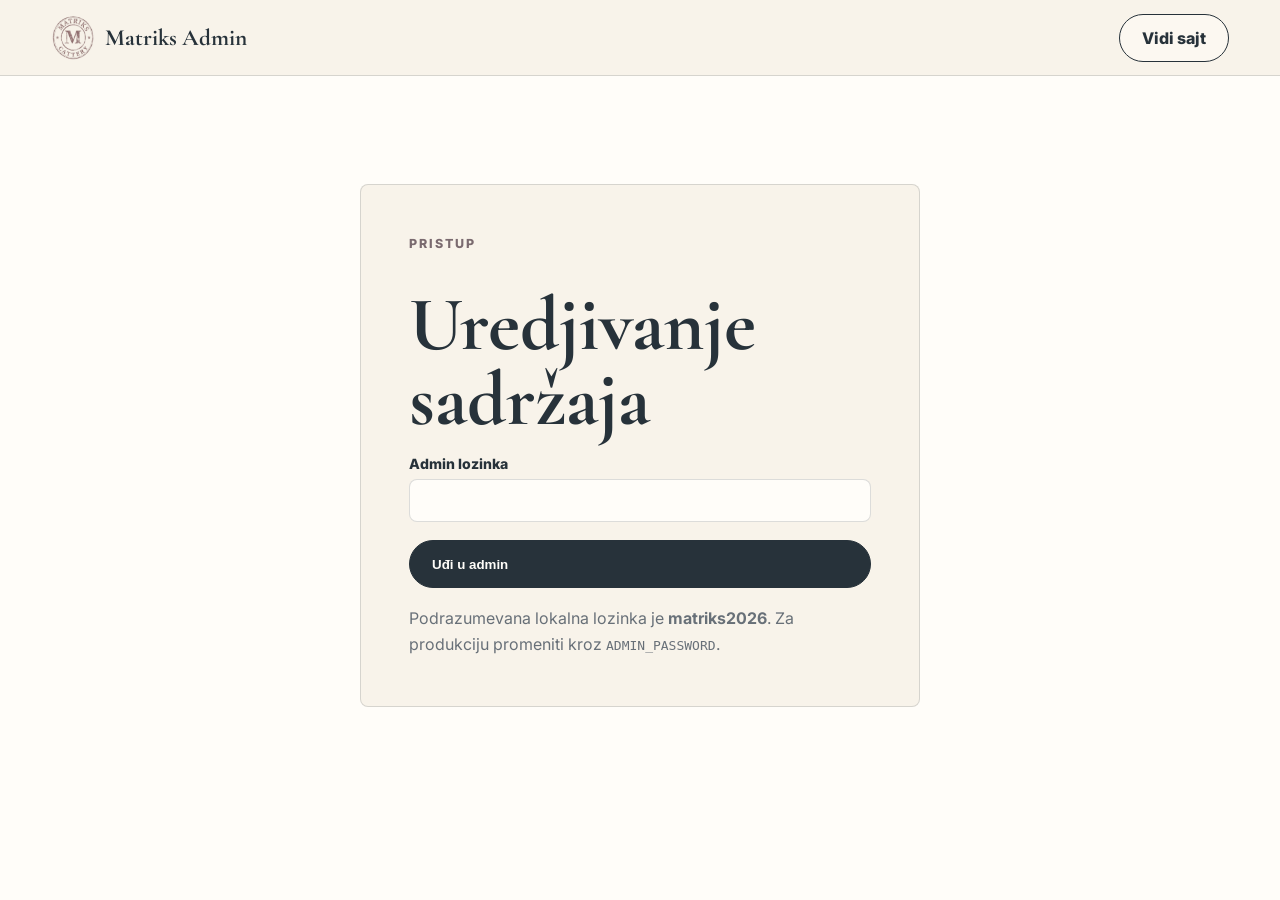
<file: admin.html>
<!doctype html>
<html lang="sr">
  <head>
    <meta charset="UTF-8" />
    <meta name="viewport" content="width=device-width, initial-scale=1.0" />
    <title>Matriks Cattery Admin</title>
    <meta name="robots" content="noindex,nofollow,noarchive" />
    <link rel="preconnect" href="https://fonts.googleapis.com" />
    <link rel="preconnect" href="https://fonts.gstatic.com" crossorigin />
    <link
      href="https://fonts.googleapis.com/css2?family=Cormorant+Garamond:wght@600;700&family=Inter:wght@400;500;600;700&display=swap"
      rel="stylesheet"
    />
    <link rel="stylesheet" href="styles.css?v=responsive-20260905" />
    <link rel="stylesheet" href="admin.css?v=home-news-ticker-1" />
  </head>
  <body class="admin-page">
    <header class="admin-header">
      <a class="brand" href="/">
        <img src="img/logo.jpg" alt="" />
        <span>Matriks Admin</span>
      </a>
      <a class="button ghost" href="/">Vidi sajt</a>
    </header>

    <main class="admin-shell">
      <section class="login-panel" id="loginPanel">
        <p class="kicker">Pristup</p>
        <h1>Uredjivanje sadržaja</h1>
        <label>
          Admin lozinka
          <input id="passwordInput" type="password" autocomplete="current-password" />
        </label>
        <button class="button primary" id="loginButton" type="button">Uđi u admin</button>
        <p class="help-text">Podrazumevana lokalna lozinka je <strong>matriks2026</strong>. Za produkciju promeniti kroz <code>ADMIN_PASSWORD</code>.</p>
      </section>

      <section class="admin-app hidden" id="adminApp">
        <nav class="admin-tabs" aria-label="Admin sekcije">
          <button class="active" type="button" data-tab="animals">Mačke i mačići</button>
          <button type="button" data-tab="posts">Blog</button>
          <button type="button" data-tab="news">Novosti</button>
        </nav>
        <div class="admin-toolbar">
          <button class="button ghost" id="translateAllButton" type="button">Prevedi sav sadržaj</button>
          <p id="translateStatus" class="help-text"></p>
        </div>

        <section class="admin-grid" id="animalsTab">
          <form class="admin-form" id="animalForm">
            <h2 id="animalFormTitle">Nova mačka</h2>
            <input type="hidden" name="id" />
            <label>Tip
              <select name="type">
                <option value="cat">Naše mačke</option>
                <option value="kitten">Naši mačići</option>
              </select>
            </label>
            <label>Ime
              <input name="name" required />
            </label>
            <label>Kratka oznaka
              <input name="label" placeholder="Mužjak, ženka, leglo..." />
            </label>
            <label>Status
              <input name="status" placeholder="Dostupno, rezervisano, champion..." />
            </label>
            <label>Glavna slika
              <input name="image" placeholder="img/slika.jpg ili uploads/slika.jpg" />
            </label>
            <label>Galerija
              <textarea name="gallery" rows="4" placeholder="Jedna putanja po redu"></textarea>
            </label>
            <label>Opis
              <textarea name="text" rows="5"></textarea>
            </label>
            <label>Osnovne informacije
              <textarea name="facts" rows="4" placeholder="Boja: Blue golden&#10;Karakter: Mirna"></textarea>
            </label>
            <div class="form-actions">
              <button class="button primary" type="submit">Sačuvaj</button>
              <button class="button ghost" type="button" id="resetAnimal">Novo</button>
            </div>
          </form>

          <div>
            <div class="upload-box">
              <label>Upload slike/video
                <input id="animalUpload" type="file" accept="image/*,video/*" />
              </label>
              <p id="animalUploadResult"></p>
            </div>
            <div class="admin-list" id="animalList"></div>
          </div>
        </section>

        <section class="admin-grid hidden" id="postsTab">
          <form class="admin-form" id="postForm">
            <h2 id="postFormTitle">Novi blog post</h2>
            <input type="hidden" name="id" />
            <label>Naslov
              <input name="title" required />
            </label>
            <label>Kategorija
              <input name="category" placeholder="Izložbe, Novosti, Dnevnik..." />
            </label>
            <label>Naslovna slika/video za karticu (opciono)
              <input name="image" placeholder="Automatski se popuni prvim dodatim medijem" />
            </label>
            <input type="hidden" name="media" />
            <input type="hidden" name="text" />
            <input type="hidden" name="blocks" />
            <div class="block-manager">
              <div class="media-manager-head">
                <span>Sadržaj objave</span>
                <div class="block-actions">
                  <button class="button ghost" type="button" id="addPostTextBlock">Dodaj tekst</button>
                  <button class="button ghost" type="button" id="addPostMediaBlock">Dodaj slike/video</button>
                </div>
              </div>
              <input class="hidden" id="postMediaUpload" type="file" accept="image/*,video/*" />
              <div class="post-block-list" id="postBlockList"></div>
              <p class="help-text" id="postMediaStatus">Objava može imati samo tekst, samo media, ili redosled tekst - slike/video - tekst - slike/video.</p>
            </div>
            <div class="form-actions">
              <button class="button primary" type="submit">Sačuvaj</button>
              <button class="button ghost" type="button" id="resetPost">Novo</button>
            </div>
          </form>

          <div>
            <div class="admin-list" id="postList"></div>
          </div>
        </section>

        <section class="admin-grid hidden" id="newsTab">
          <form class="admin-form" id="newsForm">
            <h2 id="newsFormTitle">Nova novost</h2>
            <input type="hidden" name="id" />
            <label>Tekst za pokretnu traku
              <input name="text" required placeholder="Npr. Stigli su novi mačići" />
            </label>
            <label>Link kada se klikne (opciono)
              <input name="link" placeholder="macici.html ili blog.html" />
            </label>
            <label>Redosled
              <input name="sort_order" type="number" value="0" />
            </label>
            <label class="checkbox-label">
              <input name="is_active" type="checkbox" checked />
              Prikaži na početnoj strani
            </label>
            <div class="form-actions">
              <button class="button primary" type="submit">Sačuvaj</button>
              <button class="button ghost" type="button" id="resetNews">Novo</button>
            </div>
          </form>

          <div>
            <div class="admin-list" id="newsList"></div>
          </div>
        </section>
      </section>
    </main>

    <script src="admin.js?v=home-news-ticker-1"></script>
  </body>
</html>
</file>
<file: styles.css>
:root {
  --pink: #efc4c8;
  --blue: #98cbd5;
  --cream: #f8f3ea;
  --taupe: #e8ddd5;
  --coffee: #6f5c4d;
  --mink: #b8aa9b;
  --panel: #b9aa9a;
  --ink: #27323a;
  --muted: #687078;
  --paper: #fffdf9;
  --white: #ffffff;
  --line: rgba(39, 50, 58, 0.16);
  --shadow: 0 22px 70px rgba(39, 50, 58, 0.13);
  --glass: rgba(255, 253, 249, 0.46);
}

* {
  box-sizing: border-box;
}

html {
  scroll-behavior: smooth;
}

body {
  margin: 0;
  color: var(--ink);
  background: #f4f0e8;
  font-family: "Inter", Arial, sans-serif;
}

img {
  display: block;
  max-width: 100%;
}

a {
  color: inherit;
}

.intro {
  position: fixed;
  inset: 0;
  z-index: 30;
  display: grid;
  place-items: center;
  gap: 18px;
  align-content: center;
  background: var(--paper);
  animation: introExit 1.15s ease 1.35s forwards;
}

.intro.is-hidden {
  display: none;
}

.intro img {
  width: min(210px, 42vw);
  border-radius: 50%;
  mix-blend-mode: multiply;
  animation: introMark 1.5s ease forwards;
}

.intro span {
  font-family: "Cormorant Garamond", Georgia, serif;
  font-size: clamp(2.1rem, 6vw, 5.2rem);
  font-weight: 700;
  letter-spacing: 0;
}

@keyframes introExit {
  to {
    opacity: 0;
    visibility: hidden;
    pointer-events: none;
  }
}

@keyframes introMark {
  from {
    opacity: 0;
    transform: scale(0.92);
  }
}

.site-header {
  position: sticky;
  top: 0;
  z-index: 20;
  display: flex;
  align-items: center;
  justify-content: space-between;
  min-height: 76px;
  padding: 12px clamp(18px, 4vw, 56px);
  border-bottom: 1px solid var(--line);
  background: rgba(255, 253, 249, 0.72);
  backdrop-filter: blur(18px);
}

.brand {
  display: flex;
  align-items: center;
  gap: 10px;
  text-decoration: none;
  font-family: "Cormorant Garamond", Georgia, serif;
  font-size: 1.45rem;
  font-weight: 700;
}

.brand img {
  width: 44px;
  height: 44px;
  border-radius: 50%;
  object-fit: cover;
  mix-blend-mode: multiply;
}

.site-nav {
  display: flex;
  align-items: center;
  gap: clamp(14px, 2.4vw, 32px);
  font-size: 0.86rem;
  font-weight: 700;
  letter-spacing: 0.08em;
  text-transform: uppercase;
}

.site-nav a {
  text-decoration: none;
  transition: color 0.2s ease;
}

.site-nav a:hover {
  color: #806269;
}

.nav-toggle {
  display: none;
}

.section {
  padding: clamp(64px, 9vw, 128px) clamp(18px, 5vw, 72px);
}

.hero {
  position: relative;
  display: grid;
  grid-template-columns: minmax(0, 1.15fr) minmax(320px, 0.85fr);
  gap: clamp(24px, 5vw, 72px);
  align-items: end;
  min-height: calc(100svh - 76px);
  overflow: hidden;
  background:
    linear-gradient(180deg, rgba(236, 195, 199, 0.72), transparent 34%),
    var(--cream);
}

.kicker {
  margin: 0 0 14px;
  color: #7a6a6f;
  font-size: 0.78rem;
  font-weight: 800;
  letter-spacing: 0.16em;
  text-transform: uppercase;
}

h1,
h2,
h3 {
  margin: 0;
  font-family: "Cormorant Garamond", Georgia, serif;
  font-weight: 700;
  line-height: 0.98;
  letter-spacing: 0;
}

h1 {
  font-size: clamp(4.2rem, 14vw, 10.8rem);
}

h2 {
  max-width: 980px;
  font-size: clamp(2.6rem, 7vw, 6.4rem);
}

h3 {
  font-size: clamp(1.65rem, 3vw, 2.4rem);
}

p {
  line-height: 1.75;
}

.hero-copy p:not(.kicker),
.section-heading p,
.welcome-grid p,
.breed-copy p,
.contact p {
  color: var(--muted);
  font-size: clamp(1rem, 1.4vw, 1.16rem);
}

.hero-actions {
  display: flex;
  flex-wrap: wrap;
  gap: 12px;
  margin-top: 28px;
}

.button {
  display: inline-flex;
  align-items: center;
  min-height: 48px;
  padding: 0 22px;
  border: 1px solid var(--ink);
  border-radius: 999px;
  font-weight: 800;
  text-decoration: none;
}

.button.primary {
  color: var(--paper);
  background: var(--ink);
}

.button.ghost {
  background: rgba(255, 253, 249, 0.45);
}

.meta,
.status {
  color: var(--muted);
  font-size: 0.76rem;
  font-weight: 800;
  letter-spacing: 0.12em;
  text-transform: uppercase;
}

.hero {
  display: block;
  grid-template-columns: none;
  gap: 0;
  align-items: initial;
  overflow: visible;
  min-height: calc(100svh - 76px);
  padding: clamp(34px, 6vw, 86px) clamp(18px, 5vw, 72px);
  background:
    radial-gradient(circle at 18% 18%, rgba(239, 196, 200, 0.82), transparent 34%),
    radial-gradient(circle at 82% 26%, rgba(152, 203, 213, 0.62), transparent 32%),
    radial-gradient(circle at 58% 84%, rgba(232, 221, 213, 0.76), transparent 38%),
    linear-gradient(135deg, var(--cream), rgba(239, 196, 200, 0.5) 42%, rgba(152, 203, 213, 0.44) 72%, var(--taupe));
}

.hero-stage {
  position: relative;
  isolation: isolate;
  width: min(1180px, 100%);
  min-height: min(640px, calc(100svh - 170px));
  margin: 0 auto;
  overflow: hidden;
  border: 1px solid rgba(255, 255, 255, 0.58);
  border-radius: 18px;
  background:
    linear-gradient(135deg, rgba(255, 253, 249, 0.72), rgba(239, 196, 200, 0.24) 48%, rgba(152, 203, 213, 0.18)),
    rgba(255, 253, 249, 0.44);
  background-size: auto;
  box-shadow: 0 28px 90px rgba(103, 91, 89, 0.16);
  backdrop-filter: blur(18px) saturate(1.12);
}

.hero-stage::after {
  content: "";
  position: absolute;
  inset: -45%;
  z-index: 5;
  pointer-events: none;
  background: linear-gradient(105deg, transparent 36%, rgba(255, 255, 255, 0.62) 48%, rgba(255, 255, 255, 0.18) 55%, transparent 66%);
  transform: translateX(-75%) rotate(2deg);
  animation: glassSweep 1.55s ease-out 0.35s both;
}

@keyframes glassSweep {
  to {
    transform: translateX(75%) rotate(2deg);
    opacity: 0;
  }
}

.hero-topline {
  position: relative;
  grid-area: top;
  margin: 0 calc(clamp(54px, 6vw, 98px) * -1);
  z-index: 3;
  display: grid;
  grid-template-columns: 80px minmax(0, 1fr) auto;
  gap: 18px;
  align-items: center;
  min-height: 70px;
  padding: 0 clamp(18px, 3vw, 46px);
  border-bottom: 1px solid rgba(255, 255, 255, 0.42);
  color: var(--ink);
  transition: background 0.22s ease, box-shadow 0.22s ease, backdrop-filter 0.22s ease;
}

.hero-topline.is-scrolled,
.frame-topline.is-scrolled {
  background:
    linear-gradient(135deg, rgba(255, 255, 255, 0.68), rgba(255, 253, 249, 0.42), rgba(239, 196, 200, 0.12)),
    rgba(255, 255, 255, 0.46);
  box-shadow: 0 18px 44px rgba(103, 91, 89, 0.1);
  backdrop-filter: blur(18px) saturate(1.12);
}

.hero-stage > .hero-copy,
.hero-stage > .hero-cat,
.hero-stage > .hero-social {
  position: relative;
}

.hero-brand {
  color: var(--ink);
  font-family: "Inter", Arial, sans-serif;
  font-size: 0.95rem;
  font-weight: 900;
  text-transform: uppercase;
}

.hero-brand img {
  width: 48px;
  height: 48px;
  border: 1px solid rgba(39, 50, 58, 0.12);
  mix-blend-mode: normal;
}

.hero-mini-nav {
  display: flex;
  justify-content: center;
  gap: clamp(24px, 4.5vw, 64px);
  align-items: center;
  font-family: "Cormorant Garamond", Georgia, serif;
  font-size: clamp(1.25rem, 1.55vw, 1.72rem);
  font-weight: 700;
  letter-spacing: 0;
  text-transform: none;
}

.hero-mini-nav a,
.hero-social a {
  color: var(--ink);
  text-decoration: none;
}

.top-actions {
  justify-self: end;
  display: flex;
  align-items: center;
  gap: 10px;
}

.frame-topline .top-actions {
  position: relative;
  align-self: center;
  flex-direction: column;
  align-items: flex-end;
  gap: 6px;
}

.language-switcher {
  display: inline-grid;
  grid-template-columns: repeat(5, 34px);
  justify-content: center;
  gap: 3px;
  padding: 5px;
  border: 1px solid rgba(255, 255, 255, 0.54);
  border-radius: 999px;
  background:
    linear-gradient(135deg, rgba(255, 253, 249, 0.48), rgba(239, 196, 200, 0.14), rgba(152, 203, 213, 0.12)),
    rgba(255, 253, 249, 0.22);
  box-shadow: 0 10px 24px rgba(103, 91, 89, 0.08);
  backdrop-filter: blur(12px) saturate(1.12);
}

.language-switcher button {
  width: 34px;
  min-width: 0;
  height: 30px;
  border: 0;
  border-radius: 999px;
  color: var(--ink);
  background: transparent;
  cursor: pointer;
  font: 700 0.72rem/1 "Inter", Arial, sans-serif;
  letter-spacing: 0.04em;
  transition: background 0.2s ease, color 0.2s ease, transform 0.2s ease;
}

.language-switcher button[data-lang="it"] {
  transform: translateX(-3px);
}

.language-switcher button:hover,
.language-switcher button:focus-visible,
.language-switcher button.is-active {
  color: var(--ink);
  background:
    linear-gradient(135deg, rgba(255, 253, 249, 0.72), rgba(239, 196, 200, 0.28) 52%, rgba(152, 203, 213, 0.22)),
    rgba(255, 253, 249, 0.38);
  box-shadow: inset 0 0 0 1px rgba(255, 255, 255, 0.58), 0 6px 16px rgba(103, 91, 89, 0.1);
}

.language-switcher button:hover,
.language-switcher button:focus-visible {
  transform: translateY(-1px);
}

.language-switcher button[data-lang="it"]:hover,
.language-switcher button[data-lang="it"]:focus-visible {
  transform: translate(-3px, -1px);
}

.hero-copy {
  grid-area: copy;
  z-index: 2;
  width: min(520px, 100%);
  padding: 0;
  color: var(--ink);
  transition: opacity 0.32s ease, transform 0.32s ease;
}

.hero-copy .kicker {
  color: #7f6b71;
}

.hero-copy h1 {
  color: var(--ink);
  font-family: "Cormorant Garamond", Georgia, serif;
  font-size: clamp(2.25rem, 3.7vw, 3.65rem);
  font-weight: 700;
  line-height: 1.03;
  text-transform: none;
}

.hero-copy p:not(.kicker) {
  width: min(430px, 100%);
  margin: 12px 0 0;
  color: #4f5960;
  font-size: clamp(0.9rem, 1vw, 1.05rem);
  line-height: 1.65;
}

#heroText {
  max-height: min(34vh, 340px);
  overflow-y: auto;
  padding-right: 8px;
  scrollbar-color: rgba(39, 50, 58, 0.18) rgba(255, 253, 249, 0.22);
  scrollbar-width: thin;
}

.hero-actions {
  display: flex;
  flex-wrap: wrap;
  gap: 12px;
  margin-top: 24px;
}

.hero-actions:empty {
  display: none;
}

.hero-actions .button {
  min-height: 42px;
  border-color: rgba(255, 255, 255, 0.68);
  color: var(--ink);
  font-size: clamp(0.78rem, 0.88vw, 0.95rem);
  background:
    linear-gradient(135deg, rgba(255, 253, 249, 0.54), rgba(255, 255, 255, 0.18)),
    rgba(255, 253, 249, 0.28);
  box-shadow: 0 12px 28px rgba(103, 91, 89, 0.1);
  backdrop-filter: blur(14px) saturate(1.14);
  transition: border-color 0.22s ease, box-shadow 0.22s ease, transform 0.22s ease, background 0.22s ease;
}

.hero-actions .button.primary {
  border-color: rgba(255, 255, 255, 0.72);
  color: var(--ink);
  background:
    linear-gradient(135deg, rgba(255, 253, 249, 0.58), rgba(239, 196, 200, 0.2) 52%, rgba(152, 203, 213, 0.16)),
    rgba(255, 253, 249, 0.26);
}

.hero-actions .button.ghost {
  background: rgba(255, 253, 249, 0.42);
}

.hero-actions .button:hover,
.hero-actions .button:focus-visible {
  border-color: rgba(255, 255, 255, 0.92);
  background:
    linear-gradient(135deg, rgba(255, 253, 249, 0.72), rgba(239, 196, 200, 0.28) 52%, rgba(152, 203, 213, 0.22)),
    rgba(255, 253, 249, 0.38);
  box-shadow: 0 18px 38px rgba(103, 91, 89, 0.16);
  transform: translateY(-2px);
}

.hero-cat {
  grid-area: image;
  align-self: end;
  justify-self: stretch;
  z-index: 2;
  width: 100%;
  min-width: 0;
  filter: drop-shadow(0 30px 24px rgba(36, 29, 25, 0.34));
  transition: opacity 0.32s ease, transform 0.32s ease;
}

.hero-cat img {
  width: 100%;
  height: min(58vh, 560px);
  object-fit: cover;
  object-position: center top;
  border-radius: 0;
  mix-blend-mode: normal;
}

.hero-stage.is-transitioning .hero-copy {
  opacity: 0;
  transform: translateY(10px);
}

.hero-stage.is-transitioning .hero-cat {
  opacity: 0;
  transform: translateX(12px);
}

.hero-social {
  grid-area: social;
  z-index: 4;
  display: grid;
  gap: 6px;
  color: var(--ink);
  font-size: 0.74rem;
  font-weight: 900;
  text-transform: uppercase;
}

.hero-social-links {
  display: flex;
  gap: 16px;
}

.hero-social a {
  position: relative;
  transition: color 0.22s ease, transform 0.22s ease, opacity 0.22s ease;
}

.hero-social a::after {
  content: "";
  position: absolute;
  left: 0;
  right: 0;
  bottom: -3px;
  height: 1px;
  background: currentColor;
  opacity: 0;
  transform: scaleX(0.35);
  transform-origin: left;
  transition: opacity 0.22s ease, transform 0.22s ease;
}

.hero-social a:hover,
.hero-social a:focus-visible {
  color: #7f6b71;
  transform: translateY(-1px);
}

.hero-social a:hover::after,
.hero-social a:focus-visible::after {
  opacity: 0.55;
  transform: scaleX(1);
}

.hero-social p {
  margin: 0;
  color: rgba(39, 50, 58, 0.48);
  font-size: 0.68rem;
  font-weight: 700;
  letter-spacing: 0.04em;
  text-transform: none;
}

.hero-social p a {
  color: rgba(39, 50, 58, 0.66);
  font-weight: 800;
}

.welcome {
  background:
    linear-gradient(90deg, rgba(236, 195, 199, 0.56), transparent 38%),
    var(--paper);
}

.magazine-intro {
  border-top: 18px solid var(--white);
}

.page-hero {
  position: relative;
  overflow: hidden;
  padding: clamp(78px, 12vw, 150px) clamp(18px, 6vw, 86px);
  background:
    linear-gradient(90deg, rgba(255, 255, 255, 0.28) 0 1px, transparent 1px 100%),
    linear-gradient(180deg, rgba(255, 255, 255, 0.28) 0 1px, transparent 1px 100%),
    linear-gradient(180deg, rgba(236, 195, 199, 0.46), rgba(148, 200, 211, 0.34));
  color: var(--ink);
}

.page-hero h1,
.contact h1,
.detail-hero h1,
.post-detail h1 {
  position: relative;
  z-index: 1;
  max-width: 980px;
  color: inherit;
  font-family: "Inter", Arial, sans-serif;
  font-size: clamp(3.2rem, 10vw, 8.5rem);
  font-weight: 500;
  line-height: 0.95;
  text-transform: uppercase;
}

.page-hero p:not(.kicker) {
  position: relative;
  z-index: 1;
  max-width: 560px;
  color: rgba(255, 255, 255, 0.78);
  font-size: 1.05rem;
}

.section-link,
.text-link,
.back-link {
  display: inline-flex;
  width: fit-content;
  margin-top: 24px;
  color: inherit;
  font-weight: 900;
  letter-spacing: 0.08em;
  text-decoration: none;
  text-transform: uppercase;
}

.section-link::after,
.text-link::after,
.back-link::before {
  color: inherit;
}

.section-link::after,
.text-link::after {
  content: " →";
}

.back-link::before {
  content: "← ";
}

.section-heading {
  display: grid;
  gap: 18px;
  margin-bottom: clamp(32px, 6vw, 72px);
}

.section-heading h2 {
  text-transform: uppercase;
}

.section-heading.split {
  grid-template-columns: minmax(0, 1.2fr) minmax(260px, 0.8fr);
  align-items: end;
}

.welcome-grid {
  display: grid;
  grid-template-columns: minmax(0, 0.9fr) minmax(320px, 1.1fr);
  gap: clamp(28px, 6vw, 80px);
}

.metrics {
  display: grid;
  grid-template-columns: repeat(3, 1fr);
  gap: 1px;
  background: var(--line);
}

.metrics span {
  display: grid;
  align-content: start;
  min-height: 190px;
  padding: 24px;
  background: var(--cream);
  color: var(--muted);
  line-height: 1.55;
}

.metrics strong {
  display: block;
  margin-bottom: 18px;
  color: var(--ink);
  font-family: "Cormorant Garamond", Georgia, serif;
  font-size: 2rem;
}

.color-band {
  background:
    linear-gradient(90deg, rgba(148, 200, 211, 0.46), transparent 48%),
    #d6cabf;
}

.card-grid {
  display: grid;
  grid-template-columns: repeat(3, minmax(0, 1fr));
  gap: 18px;
}

.animal-card,
.blog-item {
  position: relative;
  display: grid;
  border: 1px solid var(--line);
  border-radius: 8px;
  overflow: hidden;
  background: #3f3934;
  box-shadow: 0 18px 54px rgba(39, 50, 58, 0.12);
}

.animal-card {
  min-height: 520px;
  border-color: rgba(255, 255, 255, 0.56);
  cursor: pointer;
  text-align: left;
  font: inherit;
  color: var(--ink);
  background:
    linear-gradient(135deg, rgba(255, 253, 249, 0.4), rgba(255, 255, 255, 0.16)),
    rgba(255, 253, 249, 0.24);
  box-shadow: 0 22px 54px rgba(103, 91, 89, 0.14);
  backdrop-filter: blur(14px) saturate(1.12);
  transition: border-color 0.24s ease, box-shadow 0.24s ease, transform 0.24s ease;
}

.animal-card::before {
  content: none;
}

.animal-card img {
  width: 100%;
  height: 100%;
  min-height: 520px;
  object-fit: cover;
  opacity: 0.92;
  filter: saturate(0.86) contrast(1.01);
  transition: opacity 0.24s ease, filter 0.24s ease, transform 0.24s ease;
}

.animal-card::after {
  content: "";
  position: absolute;
  inset: 0;
  background:
    linear-gradient(180deg, transparent 45%, rgba(255, 253, 249, 0.34));
  pointer-events: none;
}

.card-body {
  position: absolute;
  inset: auto 18px 18px;
  z-index: 2;
  display: grid;
  padding: 14px 16px;
  border: 1px solid rgba(255, 255, 255, 0.62);
  border-radius: 8px;
  background:
    linear-gradient(135deg, rgba(255, 253, 249, 0.58), rgba(239, 196, 200, 0.18) 48%, rgba(152, 203, 213, 0.18)),
    rgba(255, 253, 249, 0.28);
  box-shadow: 0 14px 34px rgba(39, 50, 58, 0.1);
  backdrop-filter: blur(14px) saturate(1.14);
}

.card-body h3 {
  color: #2d3940;
  font-family: "Inter", Arial, sans-serif;
  font-size: clamp(0.95rem, 1.25vw, 1.35rem);
  font-weight: 700;
  line-height: 1.06;
  text-transform: none;
  margin: 0;
  overflow-wrap: anywhere;
}

.card-meta {
  display: block;
  margin-top: 7px;
  color: rgba(45, 57, 64, 0.78);
  font-size: 0.78rem;
  font-weight: 700;
  line-height: 1.35;
  overflow-wrap: anywhere;
}

.animal-card:hover,
.animal-card:focus-visible {
  border-color: rgba(255, 255, 255, 0.86);
  box-shadow: 0 28px 70px rgba(103, 91, 89, 0.2);
  transform: translateY(-4px);
}

.animal-card:hover img,
.animal-card:focus-visible img {
  opacity: 1;
  filter: saturate(0.96) contrast(1.04);
  transform: scale(1.02);
}

.status {
  width: fit-content;
  padding: 7px 10px;
  border-radius: 999px;
  background: rgba(148, 200, 211, 0.28);
  color: #315763;
}

.animal-card .status {
  background: rgba(255, 255, 255, 0.16);
  color: rgba(255, 255, 255, 0.9);
}

.editorial {
  background:
    linear-gradient(180deg, var(--paper), #eee5dc),
    var(--paper);
}

.blog-list {
  display: grid;
  gap: 1px;
  background: var(--line);
}

.blog-item {
  grid-template-columns: minmax(220px, 0.5fr) minmax(0, 1fr);
  border: 0;
  border-radius: 0;
  box-shadow: none;
  background: var(--paper);
}

.blog-item img,
.blog-item video {
  width: 100%;
  height: 100%;
  min-height: 260px;
  object-fit: cover;
  background: var(--taupe);
}

.blog-item.is-text-only {
  grid-template-columns: 1fr;
}

.blog-copy {
  display: grid;
  gap: 16px;
  align-content: center;
  padding: clamp(24px, 4vw, 52px);
  background: #f8f4ed;
}

.blog-copy p {
  margin: 0;
  color: var(--muted);
}

.breed {
  display: grid;
  grid-template-columns: minmax(280px, 0.75fr) minmax(0, 1fr);
  gap: clamp(28px, 6vw, 86px);
  align-items: center;
  background:
    linear-gradient(90deg, rgba(236, 195, 199, 0.38), transparent 38%),
    linear-gradient(180deg, var(--blue), var(--cream) 72%);
}

.breed-image {
  border-radius: 8px;
  overflow: hidden;
  box-shadow: var(--shadow);
}

.breed-image img {
  width: 100%;
  aspect-ratio: 4 / 5;
  object-fit: cover;
}

.breed-copy ul {
  display: grid;
  gap: 12px;
  margin: 28px 0 0;
  padding-left: 20px;
  color: var(--muted);
  line-height: 1.7;
}

.contact {
  display: grid;
  grid-template-columns: minmax(280px, 0.78fr) minmax(360px, 0.82fr);
  gap: clamp(24px, 4vw, 58px);
  align-items: center;
  background: var(--pink);
}

.contact-copy {
  display: grid;
  gap: 16px;
  align-content: center;
}

.contact-page .contact h1 {
  max-width: 680px;
  font-size: clamp(2.15rem, 4.4vw, 4.7rem);
  line-height: 0.98;
}

.contact-copy p {
  max-width: 560px;
  margin: 0;
  color: #5f666d;
  font-size: clamp(0.95rem, 1.1vw, 1.08rem);
  line-height: 1.65;
}

.contact-panel {
  display: grid;
  gap: 1px;
  background: rgba(39, 50, 58, 0.16);
}

.contact-panel a,
.contact-panel span {
  padding: 20px;
  background: rgba(255, 253, 249, 0.72);
  color: var(--ink);
  font-weight: 800;
  text-decoration: none;
}

.contact-panel a {
  display: grid;
  gap: 4px;
}

.contact-panel strong {
  color: rgba(39, 50, 58, 0.62);
  font-size: 0.72rem;
  line-height: 1;
  text-transform: uppercase;
}

.contact-panel em {
  color: var(--ink);
  font-style: normal;
  font-size: clamp(0.96rem, 1.2vw, 1.08rem);
  line-height: 1.25;
  overflow-wrap: anywhere;
}

.contact-form {
  width: min(620px, 100%);
  justify-self: center;
  display: grid;
  grid-template-columns: repeat(2, minmax(0, 1fr));
  gap: 16px;
  padding: clamp(18px, 3vw, 30px);
  border: 1px solid rgba(255, 255, 255, 0.62);
  border-radius: 12px;
  background:
    linear-gradient(135deg, rgba(255, 253, 249, 0.58), rgba(239, 196, 200, 0.16), rgba(152, 203, 213, 0.14)),
    rgba(255, 253, 249, 0.3);
  box-shadow: 0 24px 64px rgba(103, 91, 89, 0.12);
  backdrop-filter: blur(18px) saturate(1.14);
}

.contact-form label {
  display: grid;
  gap: 8px;
  color: #7f6b71;
  font-size: 0.76rem;
  font-weight: 900;
  letter-spacing: 0.08em;
  text-transform: uppercase;
}

.contact-form label:has(textarea),
.contact-form .form-status {
  grid-column: 1 / -1;
}

.contact-form input,
.contact-form textarea {
  width: 100%;
  border: 1px solid rgba(255, 255, 255, 0.58);
  border-radius: 10px;
  padding: 14px 15px;
  color: var(--ink);
  background:
    linear-gradient(135deg, rgba(255, 253, 249, 0.7), rgba(255, 255, 255, 0.24)),
    rgba(255, 253, 249, 0.34);
  box-shadow: inset 0 1px 0 rgba(255, 255, 255, 0.44);
  font: 500 0.98rem/1.45 "Inter", Arial, sans-serif;
  resize: vertical;
  transition: border-color 0.2s ease, box-shadow 0.2s ease, background 0.2s ease;
}

.contact-form textarea {
  min-height: 150px;
}

.contact-form input:focus,
.contact-form textarea:focus {
  outline: 0;
  border-color: rgba(152, 203, 213, 0.88);
  background:
    linear-gradient(135deg, rgba(255, 253, 249, 0.82), rgba(239, 196, 200, 0.16), rgba(152, 203, 213, 0.16)),
    rgba(255, 253, 249, 0.46);
  box-shadow: 0 0 0 4px rgba(152, 203, 213, 0.16), inset 0 1px 0 rgba(255, 255, 255, 0.48);
}

.contact-form .button {
  width: fit-content;
  min-height: 44px;
  border-color: rgba(255, 255, 255, 0.7);
  color: var(--ink);
  background:
    linear-gradient(135deg, rgba(255, 253, 249, 0.64), rgba(239, 196, 200, 0.2), rgba(152, 203, 213, 0.16)),
    rgba(255, 253, 249, 0.32);
  box-shadow: 0 14px 34px rgba(103, 91, 89, 0.12);
  backdrop-filter: blur(14px) saturate(1.14);
}

.contact-form .button:hover,
.contact-form .button:focus-visible {
  border-color: rgba(255, 255, 255, 0.92);
  box-shadow: 0 18px 42px rgba(103, 91, 89, 0.17);
  transform: translateY(-2px);
}

.contact-form .button:disabled {
  cursor: wait;
  opacity: 0.62;
  transform: none;
}

footer {
  display: flex;
  align-items: center;
  justify-content: center;
  gap: 12px;
  padding: 28px;
  background: var(--ink);
  color: var(--paper);
  font-weight: 700;
}

footer img {
  width: 34px;
  height: 34px;
  border-radius: 50%;
}

.detail-modal {
  position: relative;
  width: min(1040px, calc(100vw - 28px));
  padding: 0;
  border: 0;
  border-radius: 8px;
  color: var(--ink);
  background: var(--paper);
  box-shadow: var(--shadow);
}

.detail-modal::backdrop {
  background: rgba(39, 50, 58, 0.52);
  backdrop-filter: blur(8px);
}

.modal-close {
  position: absolute;
  top: 12px;
  right: 12px;
  z-index: 2;
  width: 42px;
  height: 42px;
  border: 0;
  border-radius: 50%;
  color: var(--ink);
  background: var(--paper);
  cursor: pointer;
  font-size: 2rem;
  line-height: 1;
}

.modal-layout {
  display: grid;
  grid-template-columns: minmax(0, 0.9fr) minmax(320px, 0.8fr);
  min-height: 520px;
}

.modal-gallery {
  display: grid;
  grid-template-columns: repeat(2, 1fr);
  gap: 1px;
  background: var(--line);
}

.modal-gallery img {
  width: 100%;
  height: 100%;
  min-height: 240px;
  object-fit: cover;
}

.modal-text {
  display: grid;
  align-content: center;
  gap: 18px;
  padding: clamp(26px, 5vw, 58px);
}

.modal-text p {
  margin: 0;
  color: var(--muted);
}

.facts {
  display: grid;
  gap: 1px;
  margin-top: 8px;
  background: var(--line);
}

.facts span {
  display: flex;
  justify-content: space-between;
  gap: 16px;
  padding: 13px 0;
  background: var(--paper);
  color: var(--muted);
}

.facts strong {
  color: var(--ink);
}

.detail-hero {
  display: grid;
  grid-template-columns: minmax(0, 1fr) minmax(280px, 420px);
  gap: clamp(28px, 6vw, 80px);
  align-items: end;
  padding: clamp(64px, 10vw, 130px) clamp(18px, 6vw, 86px);
  background:
    linear-gradient(90deg, rgba(148, 200, 211, 0.28), transparent 42%),
    var(--taupe);
}

.detail-hero .back-link {
  grid-column: 1 / -1;
  margin: 0;
}

.detail-hero p,
.post-detail p {
  max-width: 720px;
  color: var(--muted);
  font-size: clamp(1rem, 1.5vw, 1.2rem);
  line-height: 1.8;
}

.detail-gallery {
  display: grid;
  grid-template-columns: repeat(3, minmax(0, 1fr));
  gap: 1px;
  padding: clamp(18px, 5vw, 72px);
  background: var(--ink);
}

.detail-gallery img,
.detail-gallery video {
  width: 100%;
  min-height: 420px;
  max-height: 680px;
  object-fit: cover;
  background: var(--taupe);
}

.post-detail {
  display: grid;
  gap: 20px;
  padding: clamp(64px, 10vw, 130px) clamp(18px, 6vw, 86px);
  background: var(--paper);
}

.post-detail .detail-gallery {
  margin: 24px calc(clamp(18px, 6vw, 86px) * -1) calc(clamp(64px, 10vw, 130px) * -1);
}

@media (max-width: 920px) {
  .nav-toggle {
    display: grid;
    place-items: center;
    gap: 5px;
    width: 44px;
    height: 44px;
    border: 1px solid var(--line);
    border-radius: 50%;
    background: var(--paper);
  }

  .nav-toggle span {
    width: 18px;
    height: 2px;
    background: var(--ink);
  }

  .site-nav {
    position: absolute;
    top: 76px;
    left: 0;
    right: 0;
    display: none;
    grid-template-columns: 1fr;
    gap: 0;
    border-bottom: 1px solid var(--line);
    background: var(--paper);
  }

  .site-nav.is-open {
    display: grid;
  }

  .site-nav a {
    padding: 18px;
    border-top: 1px solid var(--line);
  }

  .section-heading.split,
  .welcome-grid,
  .breed,
  .contact,
  .modal-layout,
  .detail-hero {
    grid-template-columns: 1fr;
  }

  .hero {
    min-height: auto;
    padding: 18px;
  }

  .hero-stage {
    min-height: 0;
  }

  .hero-topline {
    grid-template-columns: 1fr auto;
    min-height: 66px;
    padding: 0 18px;
  }

  .hero-mini-nav {
    display: flex;
    justify-content: flex-start;
    gap: 20px;
    overflow-x: auto;
  }

  .hero-copy {
    width: calc(100% - 48px);
  }

  .hero-cat {
    width: min(430px, 76vw);
    opacity: 0.74;
  }

  .hero-cat img {
    height: 430px;
  }

  .hero-social {
    display: none;
  }

  .home-page .hero-stage {
    grid-template-columns: minmax(0, 1fr);
    grid-template-rows: 66px auto auto auto auto;
    grid-template-areas:
      "top"
      "copy"
      "image"
      "specs"
      "social";
    padding: 0 24px 24px;
  }

  .hero-topline {
    margin: 0 -24px;
  }

  .hero-cat {
    justify-self: end;
  }

  .card-grid,
  .metrics {
    grid-template-columns: repeat(2, minmax(0, 1fr));
  }

  .blog-item {
    grid-template-columns: 1fr;
  }

  .detail-gallery {
    grid-template-columns: repeat(2, minmax(0, 1fr));
  }
}

@media (max-width: 620px) {
  .site-header {
    min-height: 68px;
  }

  .site-nav {
    top: 68px;
  }

  .section {
    padding: 54px 16px;
  }

  h1 {
    font-size: clamp(3.5rem, 22vw, 5.4rem);
  }

  h2 {
    font-size: clamp(2.25rem, 15vw, 3.7rem);
  }

  .card-grid,
  .metrics,
  .modal-gallery,
  .detail-gallery {
    grid-template-columns: 1fr;
  }

  .hero-stage {
    min-height: 0;
  }

  .hero-copy h1 {
    font-size: clamp(2rem, 10vw, 3.1rem);
  }

  .hero-copy p:not(.kicker) {
    max-width: 300px;
  }

  .hero-cat {
    width: min(340px, 90vw);
  }

  .hero-cat img {
    height: 350px;
  }

  .animal-card,
  .animal-card img {
    min-height: 460px;
  }

  .detail-gallery img,
  .detail-gallery video {
    min-height: 320px;
  }

  .button {
    justify-content: center;
    width: 100%;
  }
}

/* Multi-page glass layout */
.public-page {
  height: 100svh;
  overflow: hidden;
  background:
    radial-gradient(circle at 18% 18%, rgba(239, 196, 200, 0.82), transparent 34%),
    radial-gradient(circle at 82% 26%, rgba(152, 203, 213, 0.62), transparent 32%),
    radial-gradient(circle at 58% 84%, rgba(232, 221, 213, 0.76), transparent 38%),
    linear-gradient(135deg, var(--cream), rgba(239, 196, 200, 0.5) 42%, rgba(152, 203, 213, 0.44) 72%, var(--taupe));
}

.public-page > .site-header {
  display: none;
}

.public-page footer {
  display: none;
}

.home-page main,
.frame-page main {
  height: 100svh;
  overflow: hidden;
}

.home-page .hero {
  display: grid;
  align-items: start;
  align-content: start;
  height: 100%;
  min-height: 0;
  padding: 0;
}

.home-page .hero-stage {
  align-self: start;
  width: min(1760px, calc(100% - clamp(18px, 3vw, 44px)));
  height: calc(100svh - clamp(18px, 3vw, 44px));
  margin: calc(clamp(18px, 3vw, 44px) / 2) auto 0;
  max-height: none;
  min-height: 0;
  display: grid;
  grid-template-columns: minmax(300px, 0.86fr) minmax(460px, 1.14fr);
  grid-template-rows: 74px minmax(0, 1fr);
  grid-template-areas:
    "top top"
    "copy image";
  column-gap: clamp(32px, 5vw, 92px);
  row-gap: clamp(18px, 3vw, 34px);
  padding: 0 clamp(54px, 6vw, 98px) clamp(34px, 4vw, 58px);
  overflow: hidden;
}

.home-page .hero-copy {
  align-self: center;
  padding-bottom: clamp(36px, 4vw, 58px);
}

.home-page .hero-cat img {
  height: min(58vh, 560px);
}

.home-page .hero-social {
  position: absolute;
  left: clamp(54px, 6vw, 98px);
  right: clamp(54px, 6vw, 98px);
  bottom: clamp(18px, 2.4vw, 30px);
}

.home-page .hero-social p {
  justify-self: end;
  text-align: right;
}

.frame-page main {
  width: min(1760px, calc(100% - clamp(18px, 3vw, 44px)));
  height: calc(100svh - clamp(18px, 3vw, 44px));
  margin: calc(clamp(18px, 3vw, 44px) / 2) auto 0;
  display: grid;
  grid-template-rows: 74px auto minmax(0, 1fr);
  border: 1px solid rgba(255, 255, 255, 0.58);
  border-radius: 18px;
  background:
    linear-gradient(135deg, rgba(255, 253, 249, 0.72), rgba(239, 196, 200, 0.24) 48%, rgba(152, 203, 213, 0.18)),
    rgba(255, 253, 249, 0.44);
  box-shadow: 0 28px 90px rgba(103, 91, 89, 0.16);
  backdrop-filter: blur(18px) saturate(1.12);
  overflow-y: auto;
  overflow-x: hidden;
}

.frame-topline {
  position: sticky;
  top: 0;
  grid-row: 1;
  z-index: 10;
  display: grid;
  grid-template-columns: 80px minmax(0, 1fr) auto;
  gap: 18px;
  align-items: center;
  min-height: 74px;
  padding: 0 clamp(18px, 3vw, 46px);
  border-bottom: 1px solid rgba(255, 255, 255, 0.42);
  background: transparent;
  backdrop-filter: none;
  transition: background 0.22s ease, box-shadow 0.22s ease, backdrop-filter 0.22s ease;
}

.frame-brand img {
  width: 48px;
  height: 48px;
  border: 1px solid rgba(39, 50, 58, 0.12);
  border-radius: 50%;
  object-fit: cover;
  mix-blend-mode: normal;
}

.frame-nav {
  display: flex;
  justify-content: center;
  gap: clamp(24px, 4.5vw, 64px);
  min-width: 0;
  color: var(--ink);
  font-family: "Cormorant Garamond", Georgia, serif;
  font-size: clamp(1.25rem, 1.55vw, 1.72rem);
  font-weight: 700;
  letter-spacing: 0;
}

.frame-nav a {
  color: inherit;
  text-decoration: none;
  white-space: nowrap;
}

.frame-home-link {
  position: absolute;
  top: calc(100% + 8px);
  right: 0;
  z-index: 12;
  justify-self: end;
  padding: 10px 14px;
  border: 1px solid rgba(255, 255, 255, 0.54);
  border-radius: 999px;
  color: var(--ink);
  background:
    linear-gradient(135deg, rgba(255, 253, 249, 0.42), rgba(239, 196, 200, 0.14), rgba(152, 203, 213, 0.12)),
    rgba(255, 253, 249, 0.22);
  box-shadow: 0 10px 24px rgba(103, 91, 89, 0.08);
  font-size: clamp(0.68rem, 0.78vw, 0.82rem);
  font-weight: 500;
  letter-spacing: 0.04em;
  text-decoration: none;
  text-transform: uppercase;
  white-space: nowrap;
  backdrop-filter: blur(12px) saturate(1.12);
  transition: border-color 0.22s ease, box-shadow 0.22s ease, transform 0.22s ease, background 0.22s ease;
}

.frame-home-link:hover,
.frame-home-link:focus-visible {
  border-color: rgba(255, 255, 255, 0.9);
  background:
    linear-gradient(135deg, rgba(255, 253, 249, 0.62), rgba(239, 196, 200, 0.2), rgba(152, 203, 213, 0.16)),
    rgba(255, 253, 249, 0.32);
  box-shadow: 0 14px 32px rgba(103, 91, 89, 0.13);
  transform: translateY(-1px);
}

.frame-page .page-hero {
  min-height: 0;
  padding: clamp(18px, 3vw, 34px) clamp(24px, 5vw, 64px) 12px;
  background: transparent;
}

.frame-page .page-hero::after {
  right: 34px;
  bottom: -0.22em;
  font-size: clamp(4.6rem, 13vw, 11rem);
}

.frame-page .page-hero h1,
.frame-page .contact h1,
.frame-page .detail-hero h1,
.frame-page .post-detail h1 {
  color: var(--ink);
  font-family: "Cormorant Garamond", Georgia, serif;
  font-size: clamp(2.2rem, 4.6vw, 4.8rem);
  font-weight: 700;
  line-height: 1;
  text-transform: none;
}

.frame-page .page-hero p:not(.kicker) {
  max-width: 620px;
  margin-bottom: 0;
  color: #4f5960;
  font-size: clamp(1rem, 1.2vw, 1.18rem);
}

.frame-page .section {
  min-height: 0;
  padding: 10px clamp(24px, 5vw, 64px) clamp(20px, 3vw, 38px);
  background: transparent;
  overflow: auto;
}

.listing-page main {
  grid-template-rows: 74px minmax(0, 1fr);
}

.listing-page .page-hero {
  display: none;
}

.listing-page .section {
  display: grid;
  align-items: center;
  padding: clamp(24px, 4vw, 54px) clamp(24px, 5vw, 64px);
  overflow: hidden;
}

.listing-page .card-grid {
  height: auto;
  max-height: 100%;
  display: flex;
  justify-content: center;
  align-items: center;
  gap: 18px;
  overflow-x: auto;
  overflow-y: hidden;
  padding-bottom: 0;
  scroll-snap-type: x mandatory;
  scrollbar-color: rgba(39, 50, 58, 0.18) rgba(255, 253, 249, 0.22);
  scrollbar-width: thin;
}

.listing-page .card-grid::-webkit-scrollbar,
.blog-page .blog-list::-webkit-scrollbar,
.detail-gallery::-webkit-scrollbar {
  height: 8px;
}

.listing-page .card-grid::-webkit-scrollbar-track,
.blog-page .blog-list::-webkit-scrollbar-track,
.detail-gallery::-webkit-scrollbar-track {
  background: rgba(255, 253, 249, 0.22);
  border-radius: 999px;
}

.listing-page .card-grid::-webkit-scrollbar-thumb,
.blog-page .blog-list::-webkit-scrollbar-thumb,
.detail-gallery::-webkit-scrollbar-thumb {
  background: rgba(39, 50, 58, 0.18);
  border-radius: 999px;
}

.listing-page .animal-card {
  flex: 0 0 clamp(300px, 22vw, 380px);
  width: clamp(300px, 22vw, 380px);
  height: clamp(500px, 62svh, 640px);
  min-height: 0;
  scroll-snap-align: start;
}

.listing-page .animal-card img {
  height: 100%;
  min-height: 0;
}

.listing-page .card-body h3 {
  color: #2f3a40;
  font-family: "Inter", Arial, sans-serif;
  font-size: clamp(0.95rem, 1.12vw, 1.25rem);
  font-weight: 700;
  line-height: 1.08;
  text-transform: none;
  letter-spacing: 0.01em;
}

.listing-page .card-body p {
  color: rgba(255, 255, 255, 0.86);
}

.listing-page .animal-card::before {
  font-size: clamp(4.2rem, 7vw, 7rem);
}

.blog-page .blog-list {
  height: 100%;
  width: min(1120px, 100%);
  margin-inline: auto;
  display: grid;
  grid-template-columns: 1fr;
  align-content: start;
  gap: 18px;
  overflow-x: hidden;
  overflow-y: auto;
  background: transparent;
  scroll-snap-type: y proximity;
  scrollbar-color: rgba(39, 50, 58, 0.18) rgba(255, 253, 249, 0.22);
  scrollbar-width: thin;
}

.blog-page main {
  grid-template-rows: 74px minmax(0, 1fr);
}

.blog-page .page-hero {
  display: none;
}

.blog-page .editorial {
  min-height: 0;
  height: 100%;
  padding: clamp(24px, 4vw, 54px) clamp(24px, 5vw, 64px);
  background: transparent;
  overflow: hidden;
}

.blog-page .blog-item {
  grid-template-columns: 220px minmax(0, 1fr);
  min-height: 0;
  height: 220px;
  width: 100%;
  border: 1px solid rgba(255, 255, 255, 0.18);
  border-radius: 8px;
  overflow: hidden;
  scroll-snap-align: start;
  background: rgba(255, 253, 249, 0.62);
  box-shadow: 0 18px 42px rgba(103, 91, 89, 0.08);
}

.blog-page .blog-item img,
.blog-page .blog-item video {
  width: 100%;
  height: 100%;
  aspect-ratio: 1 / 1;
  min-height: 0;
  object-fit: contain;
  background: rgba(255, 253, 249, 0.72);
}

.blog-page .blog-copy {
  display: grid;
  grid-template-rows: auto auto auto;
  align-content: center;
  gap: 12px;
  min-height: 0;
  padding: clamp(20px, 2.6vw, 28px);
  background: rgba(255, 253, 249, 0.58);
}

.blog-page .blog-copy h3 {
  max-width: 720px;
  font-size: clamp(1.28rem, 1.55vw, 1.85rem);
  line-height: 1.04;
}

.blog-page .blog-copy p {
  max-width: 720px;
  overflow: hidden;
  display: -webkit-box;
  -webkit-box-orient: vertical;
  -webkit-line-clamp: 2;
}

.blog-page .text-link {
  margin-top: 0;
  align-self: start;
  font-size: clamp(0.68rem, 0.76vw, 0.82rem);
  letter-spacing: 0.08em;
}

.detail-page main {
  grid-template-rows: 74px;
  grid-auto-rows: auto;
  align-content: start;
  overflow-y: auto;
  overflow-x: hidden;
  scrollbar-color: rgba(39, 50, 58, 0.18) rgba(255, 253, 249, 0.22);
  scrollbar-width: thin;
}

.detail-page #postDetail {
  grid-template-rows: 74px minmax(0, 1fr);
  overflow-y: auto;
}

.detail-layout {
  grid-row: 2 / -1;
  min-height: calc(100svh - 74px - clamp(18px, 3vw, 44px));
  display: grid;
  grid-template-columns: minmax(320px, 0.58fr) minmax(480px, 0.92fr);
  gap: clamp(34px, 6vw, 86px);
  align-items: stretch;
  padding: clamp(28px, 4vw, 56px) clamp(28px, 5vw, 76px) clamp(34px, 5vw, 70px);
}

.detail-info {
  display: grid;
  align-content: start;
  gap: clamp(18px, 3vw, 34px);
  min-width: 0;
}

.detail-page .detail-hero {
  min-height: 0;
  grid-template-columns: 1fr;
  gap: clamp(14px, 2vw, 24px);
  padding: 0;
  background: transparent;
  overflow: visible;
}

.detail-page .detail-hero .back-link,
.detail-page .post-detail .back-link {
  font-size: clamp(0.62rem, 0.72vw, 0.78rem);
  letter-spacing: 0.06em;
}

.detail-page .detail-hero h1 {
  max-width: 560px;
  font-size: clamp(1.9rem, 3.2vw, 3.65rem);
  line-height: 0.94;
}

.detail-page .detail-hero p,
.detail-page .post-detail p {
  max-width: 560px;
  max-height: none;
  overflow: visible;
  font-size: clamp(0.92rem, 1.05vw, 1.05rem);
  line-height: 1.65;
}

.detail-page .detail-hero .detail-meta {
  max-width: 560px;
  margin: 0;
  color: #7f6b71;
  font-size: clamp(0.82rem, 0.92vw, 0.95rem);
  font-weight: 700;
  line-height: 1.55;
}

.inquiry-toggle {
  width: fit-content;
  margin-top: 6px;
  border-color: rgba(255, 255, 255, 0.68);
  color: var(--ink);
  background:
    linear-gradient(135deg, rgba(255, 253, 249, 0.58), rgba(239, 196, 200, 0.18) 52%, rgba(152, 203, 213, 0.14)),
    rgba(255, 253, 249, 0.26);
  box-shadow: 0 12px 28px rgba(103, 91, 89, 0.1);
  backdrop-filter: blur(14px) saturate(1.14);
}

.inquiry-toggle:hover,
.inquiry-toggle:focus-visible {
  border-color: rgba(255, 255, 255, 0.92);
  box-shadow: 0 18px 38px rgba(103, 91, 89, 0.16);
  transform: translateY(-2px);
}

.inquiry-form {
  width: min(520px, 100%);
  display: grid;
  gap: 12px;
  margin-top: 4px;
  padding: 16px;
  border: 1px solid rgba(255, 255, 255, 0.56);
  border-radius: 8px;
  background:
    linear-gradient(135deg, rgba(255, 253, 249, 0.56), rgba(239, 196, 200, 0.16), rgba(152, 203, 213, 0.14)),
    rgba(255, 253, 249, 0.28);
  box-shadow: 0 18px 44px rgba(103, 91, 89, 0.1);
  backdrop-filter: blur(16px) saturate(1.14);
}

.inquiry-dialog {
  width: min(560px, calc(100vw - 28px));
  padding: 0;
  border: 0;
  border-radius: 14px;
  color: var(--ink);
  background:
    linear-gradient(135deg, rgba(255, 253, 249, 0.74), rgba(239, 196, 200, 0.22), rgba(152, 203, 213, 0.18)),
    rgba(255, 253, 249, 0.54);
  box-shadow: 0 30px 90px rgba(39, 50, 58, 0.24);
  backdrop-filter: blur(20px) saturate(1.14);
}

.inquiry-dialog::backdrop {
  background: rgba(39, 50, 58, 0.28);
  backdrop-filter: blur(10px);
}

.inquiry-close {
  position: absolute;
  top: 12px;
  right: 12px;
  z-index: 2;
  width: 38px;
  height: 38px;
  border: 1px solid rgba(255, 255, 255, 0.66);
  border-radius: 50%;
  color: var(--ink);
  background: rgba(255, 253, 249, 0.58);
  cursor: pointer;
  font-size: 1.7rem;
  line-height: 1;
}

.inquiry-dialog-panel {
  padding: clamp(22px, 4vw, 34px);
}

.inquiry-dialog .inquiry-form {
  width: 100%;
  margin: 0;
  padding: 0;
  border: 0;
  border-radius: 0;
  background: transparent;
  box-shadow: none;
  backdrop-filter: none;
}

.inquiry-heading {
  display: grid;
  gap: 6px;
  padding-right: 42px;
}

.inquiry-heading h2 {
  font-size: clamp(2rem, 5vw, 3.4rem);
}

.inquiry-form[hidden] {
  display: none;
}

.inquiry-form label {
  display: grid;
  gap: 6px;
  color: #7f6b71;
  font-size: 0.78rem;
  font-weight: 800;
  letter-spacing: 0.06em;
  text-transform: uppercase;
}

.inquiry-form input,
.inquiry-form textarea {
  width: 100%;
  border: 1px solid rgba(39, 50, 58, 0.16);
  border-radius: 8px;
  padding: 11px 12px;
  color: var(--ink);
  background: rgba(255, 253, 249, 0.58);
  font: inherit;
  resize: vertical;
}

.inquiry-form input:focus,
.inquiry-form textarea:focus {
  outline: 2px solid rgba(152, 203, 213, 0.5);
  border-color: rgba(152, 203, 213, 0.8);
}

.inquiry-form .button {
  width: fit-content;
  min-height: 40px;
}

.form-status {
  min-height: 1.4em;
  margin: 0;
  color: #5f666d;
  font-size: 0.85rem;
}

.detail-page .detail-gallery {
  position: relative;
  min-height: 0;
  width: 100%;
  height: 100%;
  justify-self: stretch;
  display: grid;
  grid-template-columns: minmax(0, 1fr);
  align-items: center;
  margin: 0;
  padding: 0;
  background: transparent;
}

.detail-page .detail-slider .detail-slider-track > img,
.detail-page .detail-slider .detail-slider-track > video {
  position: absolute;
  inset: 0;
  display: block;
  opacity: 0;
  width: 100%;
  max-width: 100%;
  min-height: 0;
  height: 100%;
  object-fit: contain;
  transition: opacity 0.24s ease;
  background:
    linear-gradient(135deg, rgba(255, 253, 249, 0.72), rgba(239, 196, 200, 0.18) 52%, rgba(152, 203, 213, 0.16)),
    rgba(255, 253, 249, 0.38);
}

.detail-page .detail-slider .detail-slider-track:not(.has-active) > img:first-child,
.detail-page .detail-slider .detail-slider-track:not(.has-active) > video:first-child,
.detail-page .detail-slider .detail-slider-track > img.is-active,
.detail-page .detail-slider .detail-slider-track > video.is-active {
  opacity: 1;
}

.detail-slider-window {
  height: 100%;
  overflow: hidden;
  border: 1px solid rgba(255, 255, 255, 0.58);
  border-radius: 8px;
  background:
    linear-gradient(135deg, rgba(255, 253, 249, 0.5), rgba(239, 196, 200, 0.12), rgba(152, 203, 213, 0.14)),
    rgba(255, 253, 249, 0.28);
  box-shadow: 0 24px 64px rgba(103, 91, 89, 0.16);
}

.detail-slider-track {
  width: 100%;
  height: 100%;
  position: relative;
}

.detail-slider-track::-webkit-scrollbar {
  display: none;
}

.slider-button {
  position: absolute;
  top: 50%;
  z-index: 3;
  transform: translateY(-50%);
  width: 46px;
  height: 46px;
  border: 1px solid rgba(255, 255, 255, 0.68);
  border-radius: 50%;
  color: var(--ink);
  background:
    linear-gradient(135deg, rgba(255, 253, 249, 0.6), rgba(255, 255, 255, 0.18)),
    rgba(255, 253, 249, 0.28);
  box-shadow: 0 12px 28px rgba(103, 91, 89, 0.1);
  backdrop-filter: blur(14px) saturate(1.14);
  cursor: pointer;
  font: 700 2rem/1 "Cormorant Garamond", Georgia, serif;
  transition: border-color 0.22s ease, box-shadow 0.22s ease, transform 0.22s ease, background 0.22s ease;
}

.slider-prev {
  left: clamp(14px, 2vw, 24px);
}

.slider-next {
  right: clamp(14px, 2vw, 24px);
}

.slider-button:hover,
.slider-button:focus-visible {
  border-color: rgba(255, 255, 255, 0.92);
  background:
    linear-gradient(135deg, rgba(255, 253, 249, 0.76), rgba(239, 196, 200, 0.24), rgba(152, 203, 213, 0.18)),
    rgba(255, 253, 249, 0.36);
  box-shadow: 0 18px 38px rgba(103, 91, 89, 0.16);
  transform: translateY(calc(-50% - 1px));
}

.detail-page .post-detail {
  grid-row: 2 / -1;
  min-height: 0;
  height: 100%;
  padding: clamp(26px, 5vw, 64px);
  background: transparent;
  overflow-x: hidden;
  overflow-y: auto;
  -webkit-overflow-scrolling: touch;
  overscroll-behavior: contain;
}

.detail-page .post-detail .detail-gallery {
  width: min(880px, 100%);
  margin: 18px auto 0;
  padding: 0;
  display: grid;
  grid-template-columns: minmax(0, 1fr);
  gap: 16px;
  background: transparent;
}

.detail-page .post-detail .detail-gallery img,
.detail-page .post-detail .detail-gallery video {
  display: block;
  width: auto;
  max-width: 100%;
  min-height: 0;
  height: auto;
  max-height: min(64svh, 620px);
  margin: 0 auto;
  border-radius: 8px;
  object-fit: contain;
  background: rgba(255, 253, 249, 0.56);
  box-shadow: 0 18px 46px rgba(103, 91, 89, 0.12);
}

.post-text-block {
  width: min(760px, 100%);
}

.post-text-block p + p {
  margin-top: 1em;
}

.post-text-block + .post-media-block,
.post-media-block + .post-text-block {
  margin-top: 8px;
}

.info-page main,
.contact-page main,
.about-page main {
  grid-template-rows: 74px minmax(0, 1fr);
}

.info-page .page-hero {
  display: none;
}

.info-page .breed,
.contact-page .contact,
.about-page .about-section {
  min-height: 0;
  height: 100%;
  padding: clamp(24px, 5vw, 64px);
  background: transparent;
  overflow: hidden;
}

.contact-page .contact {
  overflow-y: hidden;
  overflow-x: hidden;
}

.about-page .about-section {
  display: grid;
  grid-template-columns: minmax(260px, 0.58fr) minmax(0, 1fr);
  gap: clamp(30px, 5vw, 82px);
  align-items: center;
  overflow-y: auto;
  overflow-x: hidden;
  scrollbar-color: rgba(39, 50, 58, 0.18) rgba(255, 253, 249, 0.22);
  scrollbar-width: thin;
}

.about-logo-panel {
  min-height: min(620px, calc(100svh - 220px));
  display: grid;
  place-items: center;
  border: 1px solid rgba(255, 255, 255, 0.62);
  border-radius: 14px;
  background:
    linear-gradient(135deg, rgba(255, 253, 249, 0.58), rgba(239, 196, 200, 0.14), rgba(152, 203, 213, 0.12)),
    rgba(255, 253, 249, 0.28);
  box-shadow: 0 24px 64px rgba(103, 91, 89, 0.12);
  backdrop-filter: blur(18px) saturate(1.14);
}

.about-logo-panel img {
  width: min(260px, 56%);
  border-radius: 50%;
  mix-blend-mode: multiply;
}

.about-copy {
  display: grid;
  gap: clamp(14px, 2vw, 22px);
  align-content: center;
  min-width: 0;
}

.about-copy h1 {
  max-width: 820px;
  font-size: clamp(2.15rem, 4.4vw, 5rem);
  line-height: 0.98;
}

.about-paragraphs {
  display: grid;
  gap: 14px;
  max-width: 780px;
}

.about-paragraphs p {
  margin: 0;
  color: #5f666d;
  font-size: clamp(0.98rem, 1.12vw, 1.12rem);
  line-height: 1.75;
}

.info-page .breed {
  overflow-y: auto;
  overflow-x: hidden;
  scrollbar-color: rgba(39, 50, 58, 0.18) rgba(255, 253, 249, 0.22);
  scrollbar-width: thin;
}

.info-page .breed-copy h2 {
  font-size: clamp(2.2rem, 5.2vw, 5.6rem);
  line-height: 0.98;
}

.info-page .breed-copy p:not(.kicker),
.info-page .breed-copy li {
  font-size: clamp(0.95rem, 1.05vw, 1.08rem);
  line-height: 1.65;
}

.info-page .breed-copy .kicker {
  font-size: clamp(0.72rem, 0.9vw, 0.9rem);
}

.info-page .breed-image img {
  max-height: calc(100svh - 190px);
}

@media (max-width: 920px) {
  .public-page {
    overflow: hidden;
  }

  .home-page main,
  .frame-page main {
    height: 100svh;
  }

  .frame-page main {
    width: calc(100% - 20px);
    height: calc(100svh - 20px);
    margin-top: 10px;
  }

  .home-page .hero-stage {
    width: calc(100% - 20px);
    height: calc(100svh - 20px);
    margin-top: 10px;
  }

  .frame-topline {
    grid-template-columns: 58px minmax(0, 1fr) auto;
    min-height: 68px;
    padding: 0 14px;
  }

  .frame-brand img {
    width: 44px;
    height: 44px;
  }

  .frame-nav {
    justify-content: flex-start;
    gap: 20px;
    overflow-x: auto;
    font-size: 1.18rem;
  }

  .frame-home-link {
    padding: 8px 10px;
    font-size: 0.64rem;
  }

  .top-actions {
    gap: 6px;
  }

  .language-switcher {
    grid-template-columns: repeat(5, 30px);
    padding: 4px;
  }

  .language-switcher button {
    width: 30px;
    min-width: 0;
    height: 28px;
    font-size: 0.66rem;
  }


  .blog-page .blog-item {
    grid-template-columns: 1fr;
    height: auto;
  }

  .blog-page .blog-item img,
  .blog-page .blog-item video {
    height: auto;
  }

  .detail-page .detail-hero {
    grid-template-columns: 1fr;
  }

  .detail-layout {
    grid-template-columns: 1fr;
    min-height: 0;
    padding: 24px;
  }

  .detail-page .detail-gallery {
    height: min(58svh, 520px);
  }
}

@media (max-width: 620px) {
  .home-page .hero {
    padding: 0;
  }

  .frame-page .page-hero,
  .frame-page .section,
  .detail-layout,
  .detail-page .post-detail,
  .info-page .breed,
  .contact-page .contact {
    padding: 18px;
  }

  .frame-page .page-hero h1,
  .frame-page .contact h1,
  .frame-page .detail-hero h1,
  .frame-page .post-detail h1 {
    font-size: clamp(2.1rem, 12vw, 3.7rem);
  }

  .listing-page .animal-card {
    flex-basis: 82vw;
  }
}

/* Responsive glass frame */
.frame-menu-toggle {
  display: none;
  place-items: center;
  gap: 6px;
  width: 44px;
  height: 44px;
  border: 1px solid rgba(255, 255, 255, 0.58);
  border-radius: 999px;
  color: var(--ink);
  background:
    linear-gradient(135deg, rgba(255, 253, 249, 0.58), rgba(239, 196, 200, 0.16), rgba(152, 203, 213, 0.12)),
    rgba(255, 253, 249, 0.24);
  box-shadow: 0 12px 26px rgba(103, 91, 89, 0.09);
  backdrop-filter: blur(14px) saturate(1.14);
  cursor: pointer;
}

.frame-menu-toggle span {
  width: 18px;
  height: 2px;
  border-radius: 999px;
  background: currentColor;
  transition: transform 0.22s ease, opacity 0.22s ease;
}

.is-menu-open .frame-menu-toggle span:first-child {
  transform: translateY(4px) rotate(45deg);
}

.is-menu-open .frame-menu-toggle span:last-child {
  transform: translateY(-4px) rotate(-45deg);
}

@media (max-width: 1180px) {
  .home-page .hero-stage {
    grid-template-columns: minmax(280px, 0.9fr) minmax(380px, 1.1fr);
    column-gap: clamp(22px, 4vw, 54px);
    padding-inline: clamp(30px, 4vw, 62px);
  }

  .hero-topline {
    margin-inline: calc(clamp(30px, 4vw, 62px) * -1);
  }

  .hero-mini-nav,
  .frame-nav {
    gap: clamp(18px, 3vw, 36px);
    font-size: clamp(1.12rem, 2vw, 1.45rem);
  }

  .listing-page .animal-card {
    flex-basis: clamp(280px, 30vw, 350px);
    width: clamp(280px, 30vw, 350px);
  }

  .detail-layout {
    grid-template-columns: minmax(280px, 0.72fr) minmax(420px, 1fr);
    gap: clamp(28px, 4vw, 58px);
  }
}

@media (max-width: 920px) {
  .home-page .hero-stage,
  .frame-page main {
    width: calc(100% - 18px);
    margin-top: 9px;
    border-radius: 14px;
  }

  .home-page.public-page {
    height: auto;
    min-height: 0;
    overflow-y: auto;
  }

  .home-page main,
  .home-page .hero {
    height: auto;
    min-height: 0;
    overflow: visible;
  }

  .frame-page main {
    height: calc(100svh - 18px);
  }

  .home-page .hero-stage {
    height: auto;
    min-height: 0;
    grid-template-columns: 1fr;
    grid-template-rows: 68px auto auto auto;
    grid-template-areas:
      "top"
      "copy"
      "image"
      "social";
    row-gap: 14px;
    padding: 0 clamp(18px, 5vw, 34px) 18px;
    overflow-y: visible;
    overflow-x: hidden;
  }

  .hero-topline,
  .frame-topline {
    position: sticky;
    top: 0;
    grid-template-columns: auto auto minmax(0, 1fr);
    gap: 10px;
    min-height: 68px;
    padding: 0 clamp(12px, 3vw, 18px);
  }

  .hero-topline {
    margin-inline: calc(clamp(18px, 5vw, 34px) * -1);
  }

  .frame-menu-toggle {
    display: grid;
  }

  .hero-brand img,
  .frame-brand img {
    width: 44px;
    height: 44px;
  }

  .hero-mini-nav,
  .frame-nav {
    position: absolute;
    top: calc(100% + 8px);
    left: 12px;
    right: 12px;
    z-index: 30;
    display: none;
    grid-template-columns: 1fr;
    gap: 0;
    padding: 8px;
    border: 1px solid rgba(255, 255, 255, 0.62);
    border-radius: 12px;
    background:
      linear-gradient(135deg, rgba(255, 253, 249, 0.82), rgba(239, 196, 200, 0.24), rgba(152, 203, 213, 0.18)),
      rgba(255, 253, 249, 0.58);
    box-shadow: 0 20px 48px rgba(103, 91, 89, 0.15);
    backdrop-filter: blur(18px) saturate(1.16);
    font-size: 1.28rem;
    overflow: visible;
  }

  .hero-topline.is-menu-open .hero-mini-nav,
  .frame-topline.is-menu-open .frame-nav {
    display: grid;
  }

  .hero-mini-nav a,
  .frame-nav a {
    padding: 12px 10px;
    border-radius: 8px;
    text-align: center;
    transition: background 0.2s ease, transform 0.2s ease;
  }

  .hero-mini-nav a:hover,
  .hero-mini-nav a:focus-visible,
  .frame-nav a:hover,
  .frame-nav a:focus-visible {
    background: rgba(255, 253, 249, 0.48);
    transform: translateY(-1px);
  }

  .top-actions {
    justify-self: end;
    min-width: 0;
  }

  .frame-home-link {
    padding: 8px 10px;
    font-size: 0.62rem;
  }

  .language-switcher {
    grid-template-columns: repeat(5, 29px);
    padding: 4px;
  }

  .language-switcher button {
    width: 29px;
    min-width: 0;
    height: 28px;
    font-size: 0.65rem;
  }

  .home-page .hero-copy {
    align-self: start;
    width: 100%;
    padding: clamp(18px, 5vw, 34px) 0 0;
  }

  .hero-copy h1 {
    font-size: clamp(2.35rem, 8vw, 4rem);
    line-height: 1;
  }

  .hero-copy p:not(.kicker) {
    width: min(560px, 100%);
    max-width: none;
    font-size: 0.98rem;
  }

  #heroText {
    max-height: 28svh;
  }

  .hero-actions .button {
    width: auto;
    min-height: 40px;
  }

  .home-page .hero-cat {
    width: 100%;
    justify-self: center;
    align-self: end;
    opacity: 1;
  }

  .home-page .hero-cat img {
    height: min(42svh, 430px);
    object-fit: contain;
  }

  .home-page .hero-social {
    position: static;
    display: flex;
    justify-content: space-between;
    align-items: end;
    gap: 14px;
    padding-top: 8px;
  }

  .listing-page .section {
    align-items: center;
    padding: 18px;
  }

  .listing-page .card-grid {
    justify-content: flex-start;
    padding: 0 0 8px;
  }

  .listing-page .animal-card {
    flex: 0 0 min(360px, 78vw);
    width: min(360px, 78vw);
    height: min(540px, 68svh);
  }

  .listing-page .card-body h3 {
    font-size: clamp(0.95rem, 3.8vw, 1.28rem);
  }

  .blog-page .editorial {
    padding: 18px;
  }

  .blog-page .blog-item {
    grid-template-columns: minmax(140px, 32%) minmax(0, 1fr);
    height: 178px;
  }

  .blog-page .blog-copy {
    padding: 16px;
    gap: 8px;
  }

  .blog-page .blog-copy h3 {
    font-size: clamp(1.2rem, 3.2vw, 1.65rem);
  }

  .detail-layout {
    grid-template-columns: 1fr;
    min-height: 0;
    gap: 24px;
    padding: 22px;
  }

  .detail-page .detail-hero h1 {
    max-width: 100%;
    font-size: clamp(2rem, 8vw, 3.1rem);
  }

  .detail-page .detail-hero p,
  .detail-page .detail-hero .detail-meta,
  .detail-page .post-detail p {
    max-width: 100%;
  }

  .detail-page .detail-gallery {
    height: min(56svh, 520px);
  }

  .info-page .breed {
    grid-template-columns: 1fr;
    gap: 22px;
    padding: 22px;
  }

  .about-page .about-section {
    grid-template-columns: 1fr;
    gap: 22px;
    align-items: start;
    padding: 22px;
  }

  .about-logo-panel {
    min-height: 220px;
  }

  .about-logo-panel img {
    width: min(180px, 48%);
  }

  .about-copy h1 {
    font-size: clamp(2rem, 8vw, 3.8rem);
  }

  .info-page .breed-image img {
    max-height: 42svh;
    object-fit: contain;
    background: rgba(255, 253, 249, 0.32);
  }

  .info-page .breed-copy h2 {
    font-size: clamp(2rem, 8vw, 3.8rem);
  }

  .contact-page .contact {
    grid-template-columns: 1fr;
    padding: 22px;
    align-items: start;
    overflow-y: auto;
    scrollbar-color: rgba(39, 50, 58, 0.18) rgba(255, 253, 249, 0.22);
    scrollbar-width: thin;
  }

  .contact-page .contact h1 {
    font-size: clamp(2rem, 8vw, 3.4rem);
  }

  .contact-copy p {
    max-width: 680px;
  }
}

@media (max-width: 620px) {
  .public-page {
    background:
      radial-gradient(circle at 12% 12%, rgba(239, 196, 200, 0.78), transparent 34%),
      radial-gradient(circle at 92% 18%, rgba(152, 203, 213, 0.6), transparent 38%),
      linear-gradient(135deg, var(--cream), rgba(239, 196, 200, 0.42), rgba(152, 203, 213, 0.32));
  }

  .home-page.public-page {
    height: auto;
    min-height: 0;
    overflow-y: auto;
  }

  .home-page main,
  .home-page .hero {
    height: auto;
    min-height: 0;
    overflow: visible;
  }

  .home-page .hero-stage,
  .frame-page main {
    width: calc(100% - 12px);
    border-radius: 12px;
  }

  .frame-page main {
    height: calc(100svh - 12px);
  }

  .home-page .hero-stage {
    height: auto;
    min-height: 0;
    margin: 6px auto;
    grid-template-rows: 62px auto auto auto;
    padding: 0 16px 14px;
    row-gap: 12px;
    overflow-y: visible;
  }

  .frame-page main {
    grid-template-rows: 62px minmax(0, 1fr);
  }

  .hero-topline,
  .frame-topline {
    min-height: 62px;
    padding-inline: 10px;
  }

  .hero-topline {
    margin-inline: -16px;
  }

  .frame-menu-toggle {
    width: 38px;
    height: 38px;
  }

  .hero-brand img,
  .frame-brand img {
    width: 38px;
    height: 38px;
  }

  .frame-home-link {
    display: none;
  }

  .language-switcher button {
    min-width: 26px;
    height: 26px;
    font-size: 0.6rem;
  }

  .hero-mini-nav,
  .frame-nav {
    top: calc(100% + 6px);
    left: 8px;
    right: 8px;
    font-size: 1.16rem;
  }

  .hero-copy .kicker {
    margin-bottom: 8px;
    font-size: 0.66rem;
  }

  .hero-copy h1 {
    font-size: clamp(2.05rem, 11vw, 3.15rem);
  }

  .hero-copy p:not(.kicker) {
    font-size: 0.9rem;
    line-height: 1.55;
  }

  #heroText {
    max-height: 24svh;
  }

  .hero-actions {
    margin-top: 16px;
  }

  .hero-actions .button {
    min-height: 38px;
    padding-inline: 16px;
    font-size: 0.78rem;
  }

  .home-page .hero-cat img {
    height: min(34svh, 300px);
  }

  .home-page .hero-social {
    display: grid;
    gap: 5px;
    justify-content: stretch;
    font-size: 0.66rem;
  }

  .hero-social-links {
    justify-content: center;
  }

  .home-page .hero-social p {
    justify-self: center;
    text-align: center;
  }

  .listing-page .section,
  .blog-page .editorial,
  .detail-layout,
  .detail-page .post-detail,
  .info-page .breed,
  .about-page .about-section,
  .contact-page .contact {
    padding: 14px;
  }

  .listing-page .section {
    align-items: start;
    overflow: hidden;
  }

  .listing-page .card-grid {
    width: 100%;
    height: 100%;
    max-height: 100%;
    flex-direction: column;
    align-items: center;
    justify-content: flex-start;
    gap: 12px;
    overflow-x: hidden;
    overflow-y: auto;
    padding: 8px 0 14px;
    scroll-snap-type: y proximity;
  }

  .listing-page .animal-card {
    flex: 0 0 auto;
    width: min(320px, 82vw);
    height: min(380px, 54svh);
  }

  .card-body {
    inset: auto 12px 12px;
    padding: 12px 14px;
  }

  .blog-page .blog-list {
    gap: 12px;
    justify-items: center;
  }

  .blog-page .blog-item {
    grid-template-columns: 1fr;
    height: auto;
    width: min(320px, 100%);
  }

  .blog-page .blog-item img,
  .blog-page .blog-item video {
    height: auto;
    max-height: 170px;
  }

  .blog-page .blog-copy {
    padding: 12px 14px 14px;
    gap: 8px;
  }

  .blog-page .blog-copy h3 {
    font-size: clamp(1.15rem, 6vw, 1.45rem);
  }

  .blog-page .blog-copy p {
    font-size: 0.9rem;
    -webkit-line-clamp: 3;
  }

  .detail-page .detail-hero {
    gap: 12px;
  }

  .detail-page .detail-hero .back-link {
    font-size: 0.62rem;
  }

  .detail-page .detail-hero h1 {
    font-size: clamp(1.85rem, 10vw, 2.55rem);
    line-height: 1;
  }

  .detail-page .detail-hero p,
  .detail-page .post-detail p,
  .detail-page .detail-hero .detail-meta {
    font-size: 0.9rem;
    line-height: 1.55;
  }

  .detail-page .detail-gallery {
    height: min(48svh, 380px);
  }

  .slider-button {
    width: 38px;
    height: 38px;
    font-size: 1.6rem;
  }

  .slider-prev {
    left: 8px;
  }

  .slider-next {
    right: 8px;
  }

  .inquiry-form {
    padding: 12px;
  }

  .inquiry-form .button {
    width: 100%;
  }

  .info-page .breed-copy h2 {
    font-size: clamp(1.9rem, 10vw, 2.9rem);
  }

  .about-copy h1 {
    font-size: clamp(1.9rem, 10vw, 2.75rem);
  }

  .about-paragraphs p {
    font-size: 0.92rem;
    line-height: 1.62;
  }

  .about-logo-panel {
    min-height: 170px;
  }

  .info-page .breed-copy p:not(.kicker),
  .info-page .breed-copy li,
  .contact p {
    font-size: 0.92rem;
    line-height: 1.6;
  }

  .contact-panel a,
  .contact-panel span {
    padding: 14px;
    font-size: 0.9rem;
  }

  .contact-page .contact h1 {
    font-size: clamp(1.9rem, 10vw, 2.75rem);
  }

  .contact-copy {
    gap: 10px;
  }

  .contact-copy p {
    font-size: 0.9rem;
    line-height: 1.55;
  }

  .contact-form {
    grid-template-columns: 1fr;
    gap: 12px;
    padding: 14px;
  }

  .contact-form .button {
    width: 100%;
    justify-content: center;
  }

  .contact-form input,
  .contact-form textarea {
    padding: 12px;
    font-size: 0.92rem;
  }
}

@media (max-width: 380px) {
  .language-switcher {
    grid-template-columns: repeat(5, 24px);
    gap: 2px;
    padding: 3px;
  }

  .language-switcher button {
    width: 24px;
    min-width: 0;
    height: 24px;
    font-size: 0.56rem;
  }

  .hero-copy h1 {
    font-size: 1.95rem;
  }

  .home-page .hero-cat img {
    height: min(34svh, 280px);
  }

  .listing-page .animal-card {
    width: min(290px, 84vw);
    height: min(340px, 52svh);
  }
}

@media (max-width: 920px) {
  body.home-page {
    height: 100svh;
    min-height: 100svh;
    overflow: hidden;
  }

  .home-page main,
  .home-page .hero {
    height: 100svh;
    min-height: 0;
    overflow: hidden;
  }

  .home-page .hero-stage {
    display: grid;
    width: calc(100% - 16px);
    height: calc(100svh - 16px);
    min-height: 0;
    margin: 8px auto;
    grid-template-rows: 68px auto minmax(0, 1fr) auto;
    overflow: hidden;
  }

  .home-page .hero-cat {
    align-self: center;
    min-height: 0;
  }

  .home-page .hero-social {
    position: static;
    margin-top: 0;
  }
}

@media (max-width: 620px) {
  .home-page .hero-stage {
    width: calc(100% - 12px);
    height: calc(100svh - 12px);
    margin: 6px auto;
    grid-template-rows: 62px auto minmax(0, 1fr) auto;
  }
}

@media (max-width: 920px) {
  .home-page .hero-stage {
    grid-template-rows: 68px minmax(0, auto) minmax(190px, 1fr) auto;
    row-gap: clamp(14px, 2.4svh, 24px);
    padding-bottom: clamp(18px, 3svh, 30px);
    overflow-y: auto;
    overflow-x: hidden;
  }

  .home-page .hero-copy {
    padding-top: clamp(16px, 3svh, 28px);
  }

  .home-page .hero-actions {
    margin-top: clamp(14px, 2svh, 22px);
  }

  .home-page .hero-cat {
    align-self: center;
    margin-block: clamp(8px, 1.5svh, 14px);
  }

  .home-page .hero-cat img {
    width: 100%;
    height: auto;
    max-height: min(35svh, 340px);
  }

  .home-page .hero-social {
    align-self: end;
    gap: 8px;
    padding-top: clamp(8px, 1.4svh, 14px);
  }

  .info-page .breed {
    grid-template-columns: 1fr;
    grid-auto-rows: auto;
    align-content: start;
    align-items: start;
    gap: 18px;
    overflow-y: auto;
  }

  .info-page .breed-copy {
    order: 1;
    display: grid;
    gap: 12px;
    min-width: 0;
  }

  .info-page .breed-image {
    order: 2;
    justify-self: center;
    width: min(520px, 100%);
    min-width: 0;
  }

  .info-page .breed-copy h2 {
    font-size: clamp(1.85rem, 7vw, 3rem);
    line-height: 1.05;
  }

  .info-page .breed-copy p:not(.kicker),
  .info-page .breed-copy li {
    font-size: 0.94rem;
    line-height: 1.58;
  }

  .info-page .breed-image img {
    width: 100%;
    max-height: none;
    aspect-ratio: 4 / 3;
    object-fit: contain;
  }
}

@media (max-width: 620px) {
  .home-page .hero-stage {
    display: flex;
    flex-direction: column;
    gap: 14px;
    height: calc(100svh - 12px);
    min-height: 0;
    padding: 0 14px 18px;
    overflow-y: auto;
    overflow-x: hidden;
  }

  .home-page .hero-topline {
    flex: 0 0 62px;
  }

  .home-page .hero-copy {
    flex: 0 0 auto;
    padding-top: 14px;
    min-height: 0;
  }

  #heroText {
    max-height: none;
  }

  .home-page .hero-cat {
    flex: 0 0 auto;
    margin: 0;
    min-height: 0;
  }

  .home-page .hero-cat img {
    max-height: 27svh;
  }

  .home-page .hero-social {
    flex: 0 0 auto;
    padding-top: 8px;
    margin-top: 0;
  }

  .info-page .breed {
    display: flex;
    flex-direction: column;
    gap: 18px;
    align-items: stretch;
    padding: 16px;
    overflow-y: auto;
  }

  .info-page .breed-copy {
    order: 1;
    display: flex;
    flex-direction: column;
    gap: 12px;
  }

  .info-page .breed-copy h2 {
    font-size: clamp(1.55rem, 8vw, 2.25rem);
    margin: 0;
  }

  .info-page .breed-copy p:not(.kicker),
  .info-page .breed-copy li {
    font-size: 0.86rem;
    line-height: 1.52;
  }

  .info-page .breed-copy ul {
    gap: 8px;
    margin-top: 2px;
    margin-bottom: 0;
  }

  .info-page .breed-image {
    order: 2;
    width: 100%;
    margin-top: 4px;
  }

  .info-page .breed-image img {
    aspect-ratio: 1 / 1;
    max-height: 240px;
  }
}

@media (max-width: 420px) {
  .home-page .hero-stage {
    gap: 12px;
    padding-bottom: 14px;
  }

  .home-page .hero-copy h1 {
    font-size: clamp(1.8rem, 10vw, 2.55rem);
  }

  .home-page .hero-copy p:not(.kicker) {
    font-size: 0.84rem;
    line-height: 1.48;
  }

  .home-page .hero-actions {
    margin-top: 10px;
  }

  .home-page .hero-cat img {
    max-height: 24svh;
  }

  .info-page .breed {
    gap: 16px;
  }

  .info-page .breed-image img {
    max-height: 210px;
  }
}

@media (max-width: 620px) {
  .home-page .hero-stage {
    display: grid;
    grid-template-columns: 1fr;
    grid-template-rows: 62px minmax(0, auto) minmax(185px, 1fr) 52px;
    grid-template-areas:
      "top"
      "copy"
      "image"
      "social";
    height: calc(100svh - 12px);
    min-height: 0;
    padding: 0 14px 12px;
    row-gap: 10px;
    overflow: hidden;
  }

  .home-page .hero-copy,
  .home-page .hero-cat,
  .home-page .hero-social {
    width: 100%;
  }

  .home-page .hero-copy {
    display: grid;
    gap: 8px;
    align-content: start;
    padding-top: 8px;
    min-height: 0;
  }

  .home-page .hero-copy .kicker {
    margin: 0;
    font-size: 0.58rem;
    line-height: 1.2;
  }

  .home-page .hero-copy h1 {
    margin: 0;
    font-size: clamp(1.6rem, 8.8vw, 2.35rem);
    line-height: 0.98;
  }

  .home-page .hero-copy p:not(.kicker) {
    margin: 0;
    font-size: 0.78rem;
    line-height: 1.38;
  }

  .home-page #heroText {
    max-height: none;
    overflow: hidden;
    padding-right: 0;
    display: -webkit-box;
    -webkit-line-clamp: 5;
    -webkit-box-orient: vertical;
  }

  .home-page .hero-actions {
    margin-top: 2px;
    gap: 8px;
  }

  .home-page .hero-actions .button {
    min-height: 34px;
    padding: 8px 15px;
    font-size: 0.7rem;
  }

  .home-page .hero-cat {
    display: flex;
    justify-content: center;
    align-items: center;
    align-self: stretch;
    min-height: 0;
    height: 100%;
    overflow: hidden;
  }

  .home-page .hero-cat img {
    width: 100%;
    height: 100%;
    max-width: 100%;
    max-height: 100%;
    min-height: 0;
    object-fit: cover;
    object-position: center center;
  }

  .home-page .hero-social {
    grid-area: social;
    align-self: stretch;
    display: grid;
    align-content: center;
    justify-content: center;
    justify-items: center;
    text-align: center;
    margin-top: 0;
    padding-top: 0;
    gap: 4px;
    min-height: 0;
  }

  .home-page .hero-social-links {
    width: 100%;
    justify-content: center;
    gap: 16px;
  }

  .home-page .hero-social p {
    margin: 0;
  }

  .info-page.frame-page main {
    height: calc(100svh - 12px);
    grid-template-rows: 62px minmax(0, 1fr);
    overflow: hidden;
  }

  .info-page .breed {
    height: 100%;
    max-height: 100%;
    min-height: 0;
    overflow-y: auto;
    overflow-x: hidden;
    padding-bottom: 28px;
    scroll-padding-bottom: 28px;
    -webkit-overflow-scrolling: touch;
    overscroll-behavior: contain;
  }
}

@media (max-width: 420px) {
  .home-page .hero-stage {
    grid-template-rows: 62px minmax(0, auto) minmax(170px, 1fr) 48px;
    row-gap: 8px;
    padding: 0 12px 10px;
  }

  .home-page .hero-copy {
    gap: 7px;
    padding-top: 6px;
  }

  .home-page .hero-copy .kicker {
    font-size: 0.54rem;
  }

  .home-page .hero-copy h1 {
    font-size: clamp(1.45rem, 8vw, 2rem);
  }

  .home-page .hero-copy p:not(.kicker) {
    font-size: 0.72rem;
    line-height: 1.34;
  }

  .home-page #heroText {
    -webkit-line-clamp: 4;
  }

  .home-page .hero-actions {
    margin-top: 1px;
  }

  .home-page .hero-actions .button {
    min-height: 32px;
    padding: 7px 13px;
    font-size: 0.66rem;
  }

  .home-page .hero-cat img {
    width: 100%;
    height: 100%;
    max-height: 100%;
    min-height: 0;
  }
}

.blog-page main {
  overflow: hidden;
}

.blog-page .editorial {
  min-height: 0;
  height: 100%;
  overflow: hidden;
}

.blog-page .blog-list {
  min-height: 0;
  max-height: 100%;
  overflow-x: hidden;
  overflow-y: auto;
  -webkit-overflow-scrolling: touch;
  overscroll-behavior: contain;
}

@media (max-width: 620px) {
  .blog-page main {
    height: calc(100svh - 12px);
    grid-template-rows: 62px minmax(0, 1fr);
    overflow: hidden;
  }

  .blog-page .editorial {
    min-height: 0;
    height: 100%;
    padding: 12px 14px 14px;
    overflow: hidden;
  }

  .blog-page .blog-list {
    height: 100%;
    max-height: 100%;
    overflow-y: auto;
    padding-bottom: 8px;
  }
}

.info-page.frame-page main {
  height: calc(100svh - clamp(18px, 3vw, 44px));
  min-height: 0;
  grid-template-rows: 74px minmax(0, 1fr);
  overflow: hidden;
}

.info-page .breed {
  min-height: 0;
  height: 100%;
  max-height: 100%;
  overflow-x: hidden;
  overflow-y: auto;
  -webkit-overflow-scrolling: touch;
  overscroll-behavior: contain;
  scrollbar-color: rgba(39, 50, 58, 0.18) rgba(255, 253, 249, 0.22);
  scrollbar-width: thin;
}

.info-page .breed::-webkit-scrollbar {
  width: 8px;
}

.info-page .breed::-webkit-scrollbar-track {
  background: rgba(255, 253, 249, 0.22);
  border-radius: 999px;
}

.info-page .breed::-webkit-scrollbar-thumb {
  background: rgba(39, 50, 58, 0.18);
  border-radius: 999px;
}

@media (max-width: 620px) {
  .info-page.frame-page main {
    height: calc(100svh - 12px);
    grid-template-rows: 62px minmax(0, 1fr);
    overflow: hidden;
  }

  .info-page .breed {
    height: 100%;
    max-height: 100%;
    min-height: 0;
    padding: 16px 14px 24px;
    overflow-y: auto;
  }

  .info-page .breed-image img {
    width: 100%;
    max-height: none;
    aspect-ratio: auto;
    object-fit: contain;
  }
}

@media (min-width: 621px) and (max-width: 920px) {
  .home-page main,
  .home-page .hero {
    min-height: 100svh;
    height: 100svh;
    overflow: hidden;
  }

  .home-page .hero-stage {
    width: calc(100% - 16px);
    height: calc(100svh - 16px);
    max-height: none;
    min-height: 0;
    display: grid;
    grid-template-columns: 1fr;
    grid-template-rows: 68px minmax(0, auto) minmax(0, 1fr) auto;
    grid-template-areas:
      "top"
      "copy"
      "image"
      "social";
    align-content: stretch;
    row-gap: clamp(12px, 1.8svh, 20px);
    padding: 0 clamp(24px, 5vw, 52px) clamp(18px, 2.4svh, 28px);
    overflow-x: hidden;
    overflow-y: hidden;
  }

  .home-page .hero-copy {
    width: min(620px, 100%);
    justify-self: start;
    align-self: start;
    padding-top: clamp(14px, 2.4svh, 24px);
    padding-bottom: 0;
  }

  .home-page .hero-copy h1 {
    font-size: clamp(2rem, 6vw, 3.05rem);
    line-height: 1;
  }

  .home-page .hero-copy p:not(.kicker) {
    max-width: 620px;
    font-size: clamp(0.9rem, 2.1vw, 1.02rem);
    line-height: 1.5;
  }

  .home-page #heroText {
    max-height: none;
  }

  .home-page .hero-actions {
    margin-top: 14px;
  }

  .home-page .hero-cat {
    justify-self: center;
    align-self: stretch;
    width: min(760px, 100%);
    height: 100%;
    min-height: 0;
    margin: 0;
    display: flex;
    align-items: center;
    justify-content: center;
    overflow: hidden;
  }

  .home-page .hero-cat img {
    width: 100%;
    height: 100%;
    max-height: 100%;
    object-fit: contain;
    object-position: center center;
  }

  .home-page .hero-social {
    position: static;
    width: 100%;
    justify-self: center;
    justify-items: center;
    align-self: end;
    margin: 0;
    padding-top: 0;
    text-align: center;
  }

  .home-page .hero-social-links {
    justify-content: center;
  }

  .home-page .hero-social p {
    justify-self: center;
    text-align: center;
  }
}

/* Final race-page scroll guard: main is the glass frame, .breed is the only scroller. */
.info-page.frame-page main {
  height: calc(100svh - clamp(18px, 3vw, 44px)) !important;
  min-height: 0 !important;
  grid-template-rows: 74px minmax(0, 1fr) !important;
  overflow: hidden !important;
}

.info-page.frame-page .breed {
  grid-row: 2 !important;
  min-height: 0 !important;
  height: 100% !important;
  max-height: 100% !important;
  overflow-x: hidden !important;
  overflow-y: auto !important;
  -webkit-overflow-scrolling: touch;
  overscroll-behavior: contain;
  touch-action: pan-y;
}

.info-page.frame-page .breed-image img {
  width: 100%;
  max-height: none;
  object-fit: contain !important;
  object-position: center center;
  background: rgba(255, 253, 249, 0.26);
}

@media (max-width: 920px) {
  .info-page.frame-page main {
    height: calc(100svh - 20px) !important;
    grid-template-rows: 68px minmax(0, 1fr) !important;
  }
}

@media (max-width: 620px) {
  .info-page.frame-page main {
    position: relative !important;
    height: calc(100svh - 12px) !important;
    grid-template-rows: 62px auto !important;
    overflow-x: hidden !important;
    overflow-y: auto !important;
    -webkit-overflow-scrolling: touch !important;
    overscroll-behavior: contain !important;
  }

  .info-page.frame-page .frame-topline {
    position: relative;
    z-index: 5;
  }

  .info-page.frame-page .breed {
    position: relative !important;
    inset: auto !important;
    grid-row: 2 !important;
    display: flex !important;
    flex-direction: column !important;
    height: auto !important;
    max-height: none !important;
    min-height: 0 !important;
    padding: 16px 14px 28px !important;
    overflow-x: hidden !important;
    overflow-y: visible !important;
    -webkit-overflow-scrolling: touch !important;
    overscroll-behavior: contain !important;
  }

  .info-page.frame-page .breed-image {
    width: 100% !important;
    min-height: 0 !important;
    height: auto !important;
    max-height: none !important;
    overflow: visible !important;
  }

  .info-page.frame-page .breed-image img {
    width: 100% !important;
    height: auto !important;
    max-height: none !important;
    object-fit: contain !important;
  }
}

@media (max-width: 620px) {
  body.home-page,
  .home-page main,
  .home-page .hero {
    height: 100svh !important;
    min-height: 100svh !important;
    overflow: hidden !important;
  }

  .home-page .hero-stage {
    width: calc(100% - 12px) !important;
    height: calc(100svh - 12px) !important;
    min-height: 0 !important;
    margin: 6px auto !important;
    display: grid !important;
    grid-template-columns: 1fr !important;
    grid-template-rows: 58px minmax(0, auto) minmax(130px, 30svh) 46px !important;
    grid-template-areas:
      "top"
      "copy"
      "image"
      "social" !important;
    row-gap: 8px !important;
    padding: 0 14px 10px !important;
    overflow: hidden !important;
  }

  .home-page .hero-copy {
    align-self: start !important;
    display: grid !important;
    gap: 8px !important;
    min-height: 0 !important;
    padding-top: 6px !important;
  }

  .home-page .hero-copy .kicker {
    font-size: 0.68rem !important;
    line-height: 1.1 !important;
  }

  .home-page .hero-copy h1 {
    font-size: clamp(2.05rem, 10.8vw, 3rem) !important;
    line-height: 0.98 !important;
  }

  .home-page .hero-copy p:not(.kicker) {
    font-size: 0.92rem !important;
    line-height: 1.45 !important;
  }

  .home-page #heroText {
    max-height: none !important;
    overflow: hidden !important;
    display: -webkit-box !important;
    -webkit-line-clamp: 4 !important;
    -webkit-box-orient: vertical !important;
  }

  .home-page .hero-actions {
    margin-top: 2px !important;
    gap: 8px !important;
  }

  .home-page .hero-actions .button {
    min-height: 34px !important;
    padding: 8px 14px !important;
    font-size: 0.76rem !important;
  }

  .home-page .hero-cat {
    align-self: stretch !important;
    justify-self: center !important;
    width: min(340px, 86vw) !important;
    height: 100% !important;
    min-height: 0 !important;
    margin: 0 !important;
    overflow: hidden !important;
  }

  .home-page .hero-cat img {
    width: 100% !important;
    height: 100% !important;
    max-width: 100% !important;
    max-height: 100% !important;
    min-height: 0 !important;
    object-fit: contain !important;
    object-position: center center !important;
  }

  .home-page .hero-social {
    align-self: stretch !important;
    align-content: center !important;
    gap: 3px !important;
    min-height: 0 !important;
    padding: 0 !important;
    margin: 0 !important;
  }

  .home-page .hero-social-links {
    gap: 14px !important;
  }

  .home-page .hero-social p {
    margin: 0 !important;
    font-size: 0.72rem !important;
    line-height: 1.25 !important;
  }
}

@media (max-width: 380px) {
  .home-page .hero-stage {
    grid-template-rows: 54px minmax(0, auto) minmax(112px, 26svh) 42px !important;
    row-gap: 6px !important;
    padding-inline: 12px !important;
  }

  .home-page .hero-copy h1 {
    font-size: clamp(1.85rem, 10vw, 2.5rem) !important;
  }

  .home-page .hero-copy p:not(.kicker) {
    font-size: 0.84rem !important;
    line-height: 1.38 !important;
  }

  .home-page #heroText {
    -webkit-line-clamp: 4 !important;
  }

  .home-page .hero-actions .button {
    min-height: 32px !important;
    padding: 7px 12px !important;
    font-size: 0.7rem !important;
  }
}

/* Final mobile override for the breed page: keep the glass frame fixed, scroll its content. */
@media (max-width: 920px) {
  body.info-page.public-page {
    height: 100svh !important;
    min-height: 100svh !important;
    overflow: hidden !important;
  }

  .info-page.frame-page main {
    width: calc(100% - 16px) !important;
    height: calc(100svh - 16px) !important;
    min-height: 0 !important;
    margin: 8px auto !important;
    display: grid !important;
    grid-template-columns: 1fr !important;
    grid-template-rows: 64px minmax(0, 1fr) !important;
    overflow-x: hidden !important;
    overflow-y: auto !important;
    -webkit-overflow-scrolling: touch !important;
    overscroll-behavior: contain !important;
  }

  .info-page.frame-page .page-hero {
    display: none !important;
  }

  .info-page.frame-page .breed {
    position: relative !important;
    inset: auto !important;
    grid-row: 2 !important;
    display: grid !important;
    grid-template-columns: 1fr !important;
    gap: 18px !important;
    align-items: start !important;
    height: auto !important;
    min-height: 0 !important;
    max-height: none !important;
    padding: 14px 14px 30px !important;
    overflow: visible !important;
  }

  .info-page.frame-page .breed-image {
    width: min(520px, 100%) !important;
    justify-self: center !important;
    height: auto !important;
    min-height: 0 !important;
    max-height: none !important;
    overflow: visible !important;
  }

  .info-page.frame-page .breed-image img {
    display: block !important;
    width: 100% !important;
    height: auto !important;
    max-height: none !important;
    aspect-ratio: auto !important;
    object-fit: contain !important;
  }

  .info-page.frame-page .breed-copy {
    min-height: 0 !important;
  }
}

/* Final home mobile spacing pass: keep the image close to the CTA without page scroll. */
@media (max-width: 620px) {
  .home-page .hero-stage {
    grid-template-rows: 58px minmax(0, auto) minmax(150px, 34svh) 44px !important;
    row-gap: 4px !important;
    padding-bottom: 8px !important;
  }

  .home-page .hero-copy {
    gap: 6px !important;
    align-content: start !important;
  }

  .home-page .hero-actions {
    margin-top: 0 !important;
    margin-bottom: 0 !important;
  }

  .home-page .hero-cat {
    align-self: start !important;
    width: min(390px, 94vw) !important;
    height: 100% !important;
    max-height: 34svh !important;
  }

  .home-page .hero-cat img {
    width: 100% !important;
    height: 100% !important;
    object-fit: contain !important;
    object-position: top center !important;
  }
}

@media (max-width: 380px) {
  .home-page .hero-stage {
    grid-template-rows: 54px minmax(0, auto) minmax(130px, 30svh) 40px !important;
    row-gap: 3px !important;
  }

  .home-page .hero-cat {
    width: min(330px, 92vw) !important;
    max-height: 30svh !important;
  }
}

/* Larger home images on phones, with the image pulled directly under the CTA. */
@media (max-width: 620px) {
  .home-page .hero-stage {
    grid-template-rows: 56px minmax(0, auto) minmax(190px, 42svh) 40px !important;
    row-gap: 0 !important;
    padding-inline: 12px !important;
    padding-bottom: 6px !important;
  }

  .home-page .hero-copy {
    gap: 5px !important;
    padding-top: 3px !important;
  }

  .home-page #heroText {
    -webkit-line-clamp: 3 !important;
  }

  .home-page .hero-actions {
    margin: 0 !important;
  }

  .home-page .hero-actions .button {
    min-height: 32px !important;
    padding-block: 7px !important;
  }

  .home-page .hero-cat {
    width: min(470px, 98vw) !important;
    max-height: 42svh !important;
    margin-top: -2px !important;
  }

  .home-page .hero-cat img {
    object-position: top center !important;
  }
}

@media (max-width: 380px) {
  .home-page .hero-stage {
    grid-template-rows: 52px minmax(0, auto) minmax(165px, 38svh) 38px !important;
  }

  .home-page .hero-cat {
    width: min(390px, 98vw) !important;
    max-height: 38svh !important;
  }
}

/* Git deploy pass: make mobile home images clearly larger and remove leftover visual gap. */
@media (max-width: 620px) {
  .home-page .hero-stage {
    grid-template-rows: 54px minmax(0, auto) minmax(220px, 48svh) 36px !important;
    row-gap: 0 !important;
    padding: 0 10px 5px !important;
  }

  .home-page .hero-copy {
    gap: 4px !important;
    padding-top: 2px !important;
  }

  .home-page .hero-copy h1 {
    font-size: clamp(2rem, 10.6vw, 2.85rem) !important;
    line-height: 0.94 !important;
  }

  .home-page .hero-copy p:not(.kicker) {
    font-size: 0.94rem !important;
    line-height: 1.34 !important;
  }

  .home-page #heroText {
    -webkit-line-clamp: 3 !important;
  }

  .home-page .hero-actions .button {
    min-height: 30px !important;
    padding: 6px 12px !important;
  }

  .home-page .hero-cat {
    align-self: start !important;
    width: min(540px, 100vw) !important;
    max-height: 48svh !important;
    margin-top: -6px !important;
  }
}

@media (max-width: 380px) {
  .home-page .hero-stage {
    grid-template-rows: 52px minmax(0, auto) minmax(190px, 44svh) 34px !important;
  }

  .home-page .hero-copy h1 {
    font-size: clamp(1.84rem, 9.8vw, 2.45rem) !important;
  }

  .home-page .hero-copy p:not(.kicker) {
    font-size: 0.86rem !important;
    line-height: 1.3 !important;
  }

  .home-page .hero-cat {
    width: min(450px, 100vw) !important;
    max-height: 44svh !important;
  }
}

/* Mobile header fit: keep navigation and all language buttons inside the glass frame. */
@media (max-width: 620px) {
  html,
  body {
    max-width: 100%;
    overflow-x: hidden !important;
  }

  .home-page main,
  .home-page .hero {
    width: 100vw !important;
    max-width: 100vw !important;
  }

  .home-page .hero-stage {
    width: calc(100vw - 12px) !important;
    max-width: calc(100vw - 12px) !important;
    overflow-x: hidden !important;
  }

  .hero-topline,
  .frame-topline {
    grid-template-columns: 38px 38px minmax(0, 1fr) !important;
    gap: 8px !important;
    min-width: 0 !important;
  }

  .home-page .hero-topline {
    margin-inline: -10px !important;
  }

  .top-actions {
    position: absolute !important;
    top: 50% !important;
    right: 10px !important;
    z-index: 6 !important;
    min-width: 0 !important;
    max-width: calc(100% - 96px) !important;
    transform: translateY(-50%) !important;
  }

  .language-switcher {
    grid-template-columns: repeat(5, 24px) !important;
    gap: 2px !important;
    padding: 3px !important;
    max-width: 100% !important;
  }

  .language-switcher button {
    width: 24px !important;
    height: 24px !important;
    font-size: 0.56rem !important;
    transform: none !important;
  }

  .language-switcher button:hover,
  .language-switcher button:focus-visible,
  .language-switcher button[data-lang="it"]:hover,
  .language-switcher button[data-lang="it"]:focus-visible {
    transform: translateY(-1px) !important;
  }

  .hero-mini-nav,
  .frame-nav {
    left: 50% !important;
    right: auto !important;
    width: calc(100% - 16px) !important;
    max-width: calc(100vw - 28px) !important;
    transform: translateX(-50%) !important;
    justify-items: center !important;
    text-align: center !important;
  }

  .home-page .hero-copy {
    width: calc(100vw - 32px) !important;
    max-width: calc(100vw - 32px) !important;
    min-width: 0 !important;
    padding-top: 12px !important;
    overflow: hidden !important;
  }

  .home-page .hero-copy h1,
  .home-page .hero-copy p,
  .home-page #heroText {
    width: 100% !important;
    max-width: 100% !important;
    overflow-wrap: break-word !important;
  }

  .home-page .hero-cat {
    width: 100% !important;
    max-width: 100% !important;
  }
}

@media (max-width: 380px) {
  .hero-topline,
  .frame-topline {
    grid-template-columns: 36px 36px minmax(0, 1fr) !important;
    gap: 6px !important;
  }

  .frame-menu-toggle {
    width: 36px !important;
    height: 36px !important;
  }

  .hero-brand img,
  .frame-brand img {
    width: 36px !important;
    height: 36px !important;
  }

  .language-switcher {
    grid-template-columns: repeat(5, 22px) !important;
  }

  .language-switcher button {
    width: 22px !important;
    height: 22px !important;
    font-size: 0.52rem !important;
  }
}

/* Breed page scroll fix: keep the page fixed and scroll only the glass frame. */
body.info-page.public-page {
  height: 100svh !important;
  min-height: 100svh !important;
  overflow-x: hidden !important;
  overflow-y: hidden !important;
}

.info-page.frame-page main {
  height: calc(100svh - clamp(18px, 3vw, 44px)) !important;
  min-height: 0 !important;
  grid-template-rows: 74px auto !important;
  overflow-x: hidden !important;
  overflow-y: auto !important;
  -webkit-overflow-scrolling: touch !important;
  overscroll-behavior: contain !important;
}

.info-page.frame-page .breed {
  grid-row: 2 !important;
  height: auto !important;
  max-height: none !important;
  overflow: visible !important;
}

@media (max-width: 920px) {
  .info-page.frame-page main {
    height: calc(100svh - 16px) !important;
    min-height: 0 !important;
    grid-template-rows: 64px auto !important;
    overflow-x: hidden !important;
    overflow-y: auto !important;
  }
}

@media (max-width: 620px) {
  .info-page.frame-page main {
    height: calc(100svh - 12px) !important;
    min-height: 0 !important;
    grid-template-rows: 62px auto !important;
  }

  .info-page.frame-page .breed {
    padding-bottom: 34px !important;
  }

  .info-page.frame-page .breed-image {
    width: min(420px, 100%) !important;
  }

  .info-page.frame-page .breed-image img {
    max-height: min(48svh, 420px) !important;
  }
}

.news-ticker {
  grid-area: ticker;
  position: relative;
  z-index: 5;
  width: calc(100% + (clamp(54px, 6vw, 98px) * 2));
  margin-inline: calc(clamp(54px, 6vw, 98px) * -1);
  height: 44px;
  overflow: hidden;
  border-top: 1px solid rgba(255, 255, 255, 0.66);
  border-bottom: 1px solid rgba(39, 50, 58, 0.08);
  color: var(--ink);
  background:
    linear-gradient(135deg, rgba(255, 253, 249, 0.84), rgba(239, 196, 200, 0.38), rgba(152, 203, 213, 0.28)),
    rgba(255, 253, 249, 0.8);
  box-shadow: 0 14px 32px rgba(103, 91, 89, 0.12);
  backdrop-filter: blur(18px) saturate(1.14);
}

.news-ticker.hidden {
  display: none;
}

.news-ticker-track {
  display: block;
  width: 100%;
  height: 100%;
  overflow: hidden;
}

.news-ticker:hover .news-ticker-group,
.news-ticker:focus-within .news-ticker-group {
  animation-play-state: paused;
}

.news-ticker-group {
  display: flex;
  align-items: center;
  gap: clamp(26px, 5vw, 70px);
  width: max-content;
  padding-left: 100%;
  padding-right: clamp(26px, 5vw, 70px);
  animation: news-ticker-scroll 18s linear infinite;
}

.news-ticker a {
  color: inherit;
  text-decoration: none;
}

.news-ticker-item {
  display: inline-flex;
  align-items: center;
  gap: 12px;
  min-height: 44px;
  white-space: nowrap;
  font-size: clamp(0.82rem, 1vw, 0.98rem);
  font-weight: 900;
  letter-spacing: 0.02em;
}

.news-ticker-brand {
  font: inherit;
  color: #7f6b71;
}

.news-ticker-paw {
  width: 22px;
  height: 22px;
  object-fit: contain;
  flex: 0 0 auto;
}

.home-page.has-news .hero-stage {
  grid-template-rows: 74px 44px minmax(0, 1fr) !important;
  grid-template-areas:
    "top top"
    "ticker ticker"
    "copy image" !important;
}

@keyframes news-ticker-scroll {
  from {
    transform: translateX(0);
  }

  to {
    transform: translateX(-100%);
  }
}

@media (max-width: 620px) {
  .news-ticker {
    width: calc(100% + 20px);
    margin-inline: -10px;
    height: 38px;
  }

  .news-ticker-item {
    min-height: 38px;
    font-size: 0.78rem;
  }

  .news-ticker-paw {
    width: 18px;
    height: 18px;
  }

  .home-page.has-news .hero-stage {
    height: calc(100svh - 12px) !important;
    grid-template-rows: 54px 38px minmax(0, auto) minmax(180px, 42svh) 36px !important;
    grid-template-areas:
      "top"
      "ticker"
      "copy"
      "image"
      "social" !important;
    margin-bottom: 0 !important;
  }
}

/* Home ticker placement: attach it to the navigation and move content down without shrinking it. */
.home-page.has-news .hero-stage {
  row-gap: 0 !important;
}

.home-page.has-news .hero-copy {
  padding-top: clamp(22px, 3vw, 42px) !important;
}

@media (max-width: 620px) {
  .home-page.has-news .hero-stage {
    grid-template-rows: 54px 38px minmax(0, auto) minmax(210px, 45svh) 34px !important;
    row-gap: 0 !important;
  }

  .home-page.has-news .hero-copy {
    gap: 6px !important;
    padding-top: 18px !important;
    align-self: start !important;
  }

  .home-page.has-news .hero-copy .kicker {
    font-size: 0.72rem !important;
    line-height: 1.15 !important;
  }

  .home-page.has-news .hero-copy h1 {
    font-size: clamp(2.18rem, 11.2vw, 3.08rem) !important;
    line-height: 0.98 !important;
  }

  .home-page.has-news .hero-copy p:not(.kicker) {
    font-size: 1rem !important;
    line-height: 1.38 !important;
  }

  .home-page.has-news #heroText {
    -webkit-line-clamp: 3 !important;
  }

  .home-page.has-news .hero-actions {
    margin-top: 2px !important;
  }

  .home-page.has-news .hero-actions .button {
    min-height: 34px !important;
    padding: 8px 14px !important;
    font-size: 0.82rem !important;
  }

  .home-page.has-news .hero-cat {
    align-self: end !important;
    width: min(560px, 100vw) !important;
    max-height: 45svh !important;
    margin-top: 0 !important;
  }
}

@media (max-width: 380px) {
  .home-page.has-news .hero-stage {
    grid-template-rows: 52px 38px minmax(0, auto) minmax(185px, 42svh) 32px !important;
  }

  .home-page.has-news .hero-copy {
    padding-top: 14px !important;
  }

  .home-page.has-news .hero-copy h1 {
    font-size: clamp(2rem, 10.6vw, 2.7rem) !important;
  }

  .home-page.has-news .hero-copy p:not(.kicker) {
    font-size: 0.92rem !important;
    line-height: 1.34 !important;
  }

  .home-page.has-news .hero-cat {
    max-height: 42svh !important;
  }
}

/* Final mobile home layout with ticker directly under navigation. */
@media (max-width: 620px) {
  .home-page.has-news .hero-stage {
    grid-template-rows: 70px 38px minmax(0, auto) minmax(210px, 1fr) 34px !important;
    grid-template-areas:
      "top"
      "ticker"
      "copy"
      "image"
      "social" !important;
    row-gap: 0 !important;
    padding: 0 10px 5px !important;
    overflow: hidden !important;
  }

  .home-page.has-news .hero-topline {
    min-height: 70px !important;
    margin-inline: -10px !important;
  }

  .home-page.has-news .news-ticker {
    align-self: start !important;
    width: calc(100% + 20px) !important;
    margin-inline: -10px !important;
    margin-top: 0 !important;
  }

  .home-page.has-news .hero-copy {
    align-self: start !important;
    gap: 7px !important;
    padding-top: 22px !important;
    padding-bottom: 0 !important;
  }

  .home-page.has-news .hero-copy .kicker {
    font-size: 0.78rem !important;
    line-height: 1.15 !important;
  }

  .home-page.has-news .hero-copy h1 {
    font-size: clamp(2.36rem, 11.6vw, 3.28rem) !important;
    line-height: 0.98 !important;
  }

  .home-page.has-news .hero-copy p:not(.kicker) {
    font-size: 1.02rem !important;
    line-height: 1.4 !important;
  }

  .home-page.has-news #heroText {
    -webkit-line-clamp: 3 !important;
  }

  .home-page.has-news .hero-actions {
    margin-top: 2px !important;
  }

  .home-page.has-news .hero-cat {
    align-self: end !important;
    width: min(560px, 100%) !important;
    height: 100% !important;
    max-height: none !important;
    margin-top: 0 !important;
  }

  .home-page.has-news .hero-cat img {
    height: 100% !important;
    object-fit: contain !important;
    object-position: bottom center !important;
  }
}

@media (max-width: 380px) {
  .home-page.has-news .hero-stage {
    grid-template-rows: 66px 38px minmax(0, auto) minmax(175px, 1fr) 30px !important;
  }

  .home-page.has-news .hero-topline {
    min-height: 66px !important;
  }

  .home-page.has-news .hero-copy {
    padding-top: 16px !important;
  }

  .home-page.has-news .hero-copy h1 {
    font-size: clamp(2.04rem, 10.8vw, 2.76rem) !important;
  }

  .home-page.has-news .hero-copy p:not(.kicker) {
    font-size: 0.94rem !important;
    line-height: 1.34 !important;
  }
}

/* Larger mobile language buttons. */
@media (max-width: 620px) {
  .home-page .hero-topline {
    grid-template-columns: 38px 38px minmax(0, 1fr) !important;
  }

  .home-page .top-actions {
    right: 8px !important;
    max-width: calc(100% - 88px) !important;
  }

  .home-page .language-switcher {
    grid-template-columns: repeat(5, 29px) !important;
    gap: 3px !important;
    padding: 4px !important;
  }

  .home-page .language-switcher button {
    width: 29px !important;
    height: 29px !important;
    font-size: 0.66rem !important;
  }
}

@media (max-width: 380px) {
  .home-page .language-switcher {
    grid-template-columns: repeat(5, 27px) !important;
  }

  .home-page .language-switcher button {
    width: 27px !important;
    height: 27px !important;
    font-size: 0.62rem !important;
  }
}

/* Mobile CTA spacing on home slides. */
@media (max-width: 620px) {
  .home-page .hero-actions {
    margin-bottom: 14px !important;
  }

  .home-page .hero-actions .button,
  .home-page.has-news .hero-actions .button {
    min-height: 32px !important;
    padding: 7px 13px !important;
    font-size: 0.76rem !important;
  }
}

@media (max-width: 380px) {
  .home-page .hero-actions {
    margin-bottom: 10px !important;
  }

  .home-page .hero-actions .button,
  .home-page.has-news .hero-actions .button {
    min-height: 30px !important;
    padding: 6px 12px !important;
    font-size: 0.72rem !important;
  }
}

/* Final breed-page contract: body and frame are fixed, content scrolls inside the frame. */
body.breed-page.public-page {
  height: 100svh !important;
  min-height: 100svh !important;
  overflow: hidden !important;
}

body.breed-page.frame-page main {
  height: calc(100svh - clamp(18px, 3vw, 44px)) !important;
  max-height: calc(100svh - clamp(18px, 3vw, 44px)) !important;
  min-height: 0 !important;
  display: grid !important;
  grid-template-columns: 1fr !important;
  grid-template-rows: 74px minmax(0, 1fr) !important;
  overflow-x: hidden !important;
  overflow-y: hidden !important;
  overscroll-behavior: contain !important;
}

body.breed-page.frame-page .frame-topline {
  z-index: 8 !important;
}

body.breed-page.frame-page .page-hero {
  display: none !important;
}

body.breed-page.frame-page .breed {
  grid-row: 2 !important;
  display: grid !important;
  grid-template-columns: minmax(260px, 0.7fr) minmax(0, 1fr) !important;
  gap: clamp(28px, 5vw, 76px) !important;
  align-items: center !important;
  height: 100% !important;
  max-height: 100% !important;
  min-height: 0 !important;
  overflow-x: hidden !important;
  overflow-y: auto !important;
  -webkit-overflow-scrolling: touch !important;
  overscroll-behavior: contain !important;
  touch-action: pan-y !important;
}

body.breed-page.frame-page .breed-image,
body.breed-page.frame-page .breed-copy {
  min-height: 0 !important;
}

body.breed-page.frame-page .breed-copy h2 {
  max-width: 780px !important;
  font-size: clamp(1.7rem, 3.1vw, 3.2rem) !important;
  line-height: 1.08 !important;
}

body.breed-page.frame-page .breed-image img {
  width: 100% !important;
  height: auto !important;
  max-height: min(68svh, 680px) !important;
  object-fit: contain !important;
}

@media (max-width: 920px) {
  body.breed-page.frame-page main {
    height: calc(100svh - 16px) !important;
    max-height: calc(100svh - 16px) !important;
    grid-template-rows: 64px minmax(0, 1fr) !important;
  }

  body.breed-page.frame-page .breed {
    grid-template-columns: 1fr !important;
    align-items: start !important;
    height: 100% !important;
    max-height: 100% !important;
    padding: 16px 14px 34px !important;
    overflow-x: hidden !important;
    overflow-y: auto !important;
  }

  body.breed-page.frame-page .breed-image {
    width: min(520px, 100%) !important;
    justify-self: center !important;
  }

  body.breed-page.frame-page .breed-image img {
    max-height: min(48svh, 440px) !important;
  }
}

@media (max-width: 620px) {
  body.breed-page.frame-page main {
    height: calc(100svh - 12px) !important;
    max-height: calc(100svh - 12px) !important;
    grid-template-rows: 62px minmax(0, 1fr) !important;
  }

  body.breed-page.frame-page .breed {
    gap: 18px !important;
    padding: 16px 14px 38px !important;
  }

  body.breed-page.frame-page .breed-image img {
    max-height: min(42svh, 360px) !important;
  }
}

/* Keep the opened mobile menu above the home ticker. */
@media (max-width: 920px) {
  .home-page .hero-topline.is-menu-open {
    z-index: 60 !important;
  }

  .home-page .hero-topline.is-menu-open .hero-mini-nav {
    z-index: 61 !important;
  }

  .home-page .news-ticker {
    z-index: 5 !important;
  }
}

/* Definitive mobile language sizing across all frame/home pages. */
@media (max-width: 620px) {
  .public-page .hero-topline,
  .public-page .frame-topline {
    grid-template-columns: 38px 38px minmax(0, 1fr) !important;
  }

  .public-page .top-actions {
    right: 8px !important;
    max-width: calc(100% - 88px) !important;
  }

  .public-page .language-switcher {
    grid-template-columns: repeat(5, 29px) !important;
    gap: 3px !important;
    padding: 4px !important;
  }

  .public-page .language-switcher button {
    width: 29px !important;
    min-width: 29px !important;
    height: 29px !important;
    min-height: 29px !important;
    font-size: 0.66rem !important;
  }
}

@media (max-width: 380px) {
  .public-page .language-switcher {
    grid-template-columns: repeat(5, 27px) !important;
  }

  .public-page .language-switcher button {
    width: 27px !important;
    min-width: 27px !important;
    height: 27px !important;
    min-height: 27px !important;
    font-size: 0.62rem !important;
  }
}

/* O rasi: page stays fixed, only the content stage scrolls. */
body.breed-page.public-page {
  position: fixed !important;
  inset: 0 !important;
  width: 100% !important;
  height: var(--breed-vh, 100svh) !important;
  min-height: var(--breed-vh, 100svh) !important;
  max-height: var(--breed-vh, 100svh) !important;
  overflow: hidden !important;
}

body.breed-page.frame-page main {
  height: calc(var(--breed-vh, 100svh) - clamp(18px, 3vw, 44px)) !important;
  max-height: calc(var(--breed-vh, 100svh) - clamp(18px, 3vw, 44px)) !important;
  min-height: 0 !important;
  display: grid !important;
  grid-template-columns: 1fr !important;
  grid-template-rows: 74px minmax(0, 1fr) !important;
  overflow: hidden !important;
  overscroll-behavior: contain !important;
}

body.breed-page.frame-page .page-hero {
  display: none !important;
}

body.breed-page.frame-page .breed-scroll-frame {
  grid-row: 2 !important;
  width: 100% !important;
  height: 100% !important;
  max-height: 100% !important;
  min-height: 0 !important;
  overflow-x: hidden !important;
  overflow-y: scroll !important;
  -webkit-overflow-scrolling: touch !important;
  overscroll-behavior: contain !important;
  touch-action: pan-y !important;
  scrollbar-width: thin;
}

body.breed-page.frame-page .breed {
  display: grid !important;
  grid-template-columns: minmax(260px, 0.7fr) minmax(0, 1fr) !important;
  gap: clamp(28px, 5vw, 76px) !important;
  align-items: center !important;
  height: auto !important;
  max-height: none !important;
  min-height: 100% !important;
  overflow: visible !important;
}

body.breed-page.frame-page .breed-image,
body.breed-page.frame-page .breed-copy {
  min-height: 0 !important;
}

body.breed-page.frame-page .breed-image img {
  width: 100% !important;
  height: auto !important;
  max-height: min(68svh, 680px) !important;
  object-fit: contain !important;
}

@media (max-width: 920px) {
  body.breed-page.frame-page main {
    height: calc(var(--breed-vh, 100svh) - 16px) !important;
    max-height: calc(var(--breed-vh, 100svh) - 16px) !important;
    grid-template-rows: 64px minmax(0, 1fr) !important;
  }

  body.breed-page.frame-page .breed-scroll-frame {
    height: 100% !important;
    max-height: 100% !important;
    overflow-y: scroll !important;
  }

  body.breed-page.frame-page .breed {
    grid-template-columns: 1fr !important;
    align-items: start !important;
    min-height: auto !important;
    padding: 16px 14px 40px !important;
    gap: 20px !important;
  }

  body.breed-page.frame-page .breed-image {
    width: min(520px, 100%) !important;
    justify-self: center !important;
  }

  body.breed-page.frame-page .breed-image img {
    max-height: min(42svh, 380px) !important;
  }
}

@media (max-width: 620px) {
  body.breed-page.frame-page main {
    height: calc(var(--breed-vh, 100svh) - 12px) !important;
    max-height: calc(var(--breed-vh, 100svh) - 12px) !important;
    grid-template-rows: 62px minmax(0, 1fr) !important;
  }

  body.breed-page.frame-page .breed {
    padding: 16px 14px 48px !important;
    gap: 18px !important;
  }

  body.breed-page.frame-page .breed-copy h2 {
    font-size: clamp(1.45rem, 7vw, 2.15rem) !important;
    line-height: 1.1 !important;
  }

  body.breed-page.frame-page .breed-image img {
    max-height: min(36svh, 320px) !important;
  }
}

/* Compact contact details after adding social channels. */
.contact-page .contact-panel {
  gap: 1px !important;
}

.contact-page .contact-panel a,
.contact-page .contact-panel span {
  padding: 14px 16px !important;
}

.contact-page .contact-panel strong {
  font-size: 0.66rem !important;
}

.contact-page .contact-panel em {
  font-size: 0.9rem !important;
  line-height: 1.18 !important;
}

@media (max-width: 920px) {
  .contact-page .contact-panel a,
  .contact-page .contact-panel span {
    padding: 10px 12px !important;
  }

  .contact-page .contact-panel strong {
    font-size: 0.58rem !important;
  }

  .contact-page .contact-panel em {
    font-size: 0.78rem !important;
    line-height: 1.12 !important;
  }
}

@media (max-width: 620px) {
  .contact-page .contact-copy {
    gap: 8px !important;
  }

  .contact-page .contact-panel a,
  .contact-page .contact-panel span {
    padding: 7px 10px !important;
  }

  .contact-page .contact-panel strong {
    font-size: 0.52rem !important;
  }

  .contact-page .contact-panel em {
    font-size: 0.7rem !important;
    line-height: 1.08 !important;
  }
}

/* Responsive layout: let content determine height when the viewport is too short. */
.frame-topline .frame-home-link {
  position: static;
  padding: 3px 10px;
  line-height: 1.2;
}

@media (max-width: 920px) {
  body.home-page.public-page,
  .home-page main,
  .home-page .hero {
    height: auto !important;
    min-height: 100svh !important;
    overflow-y: auto !important;
  }

  .home-page .hero-stage,
  .home-page.has-news .hero-stage {
    height: auto !important;
    min-height: calc(100svh - 18px) !important;
    max-height: none !important;
    grid-template-columns: minmax(0, 1fr) !important;
    grid-template-rows: max-content max-content minmax(180px, auto) max-content !important;
    grid-template-areas: "top" "copy" "image" "social" !important;
  }

  .home-page.has-news .hero-stage {
    grid-template-rows: max-content 44px max-content minmax(180px, auto) max-content !important;
    grid-template-areas: "top" "ticker" "copy" "image" "social" !important;
  }

  .home-page .hero-cat,
  .home-page.has-news .hero-cat {
    height: clamp(180px, 36svh, 420px) !important;
    min-height: 0 !important;
    max-height: none !important;
    margin: 12px 0 0 !important;
  }

  .home-page .hero-social {
    position: static !important;
    height: auto !important;
    min-height: 36px;
    padding-block: 6px !important;
  }

  .hero-social-links {
    flex-wrap: wrap;
  }

  .hero-mini-nav,
  .frame-nav {
    max-height: calc(100svh - 100px);
    overflow-y: auto !important;
    overscroll-behavior: contain;
  }
}

@media (max-width: 620px) {
  .home-page .hero-stage,
  .home-page.has-news .hero-stage {
    min-height: calc(100svh - 12px) !important;
  }

  .home-page.has-news .hero-stage {
    grid-template-rows: max-content 38px max-content minmax(180px, auto) max-content !important;
  }
}
</file>
<file: admin.css>
.admin-page {
  background: var(--paper);
}

.admin-header {
  display: flex;
  align-items: center;
  justify-content: space-between;
  min-height: 76px;
  padding: 12px clamp(18px, 4vw, 56px);
  border-bottom: 1px solid var(--line);
  background: var(--cream);
}

.admin-shell {
  width: min(1180px, calc(100% - 32px));
  margin: 0 auto;
  padding: 36px 0 72px;
}

.hidden {
  display: none !important;
}

.login-panel {
  display: grid;
  gap: 18px;
  width: min(560px, 100%);
  margin: 8vh auto 0;
  padding: clamp(24px, 5vw, 48px);
  border: 1px solid var(--line);
  border-radius: 8px;
  background: var(--cream);
}

.login-panel h1,
.admin-form h2 {
  font-size: clamp(2.2rem, 6vw, 4.8rem);
}

.admin-tabs {
  display: flex;
  flex-wrap: wrap;
  gap: 8px;
  margin-bottom: 24px;
}

.admin-tabs button {
  min-height: 44px;
  padding: 0 18px;
  border: 1px solid var(--line);
  border-radius: 999px;
  background: var(--cream);
  color: var(--ink);
  cursor: pointer;
  font-weight: 800;
}

.admin-tabs button.active {
  background: var(--ink);
  color: var(--paper);
}

.admin-toolbar {
  display: flex;
  flex-wrap: wrap;
  gap: 12px;
  align-items: center;
  margin: -8px 0 24px;
  padding: 14px;
  border: 1px solid var(--line);
  border-radius: 8px;
  background: rgba(248, 243, 234, 0.72);
}

.admin-toolbar .help-text {
  min-height: 1.4em;
}

.admin-grid {
  display: grid;
  grid-template-columns: minmax(320px, 0.85fr) minmax(0, 1.15fr);
  gap: 24px;
  align-items: start;
}

.admin-form,
.upload-box,
.admin-item {
  border: 1px solid var(--line);
  border-radius: 8px;
  background: var(--cream);
}

.admin-form {
  position: sticky;
  top: 96px;
  display: grid;
  gap: 14px;
  padding: 22px;
}

label {
  display: grid;
  gap: 7px;
  color: var(--ink);
  font-size: 0.88rem;
  font-weight: 800;
}

input,
textarea,
select {
  width: 100%;
  border: 1px solid var(--line);
  border-radius: 8px;
  padding: 12px 13px;
  color: var(--ink);
  background: var(--paper);
  font: inherit;
}

textarea {
  resize: vertical;
}

.form-actions {
  display: flex;
  flex-wrap: wrap;
  gap: 10px;
}

.upload-box {
  display: grid;
  gap: 10px;
  margin-bottom: 18px;
  padding: 18px;
}

.upload-box p,
.help-text {
  margin: 0;
  color: var(--muted);
  line-height: 1.6;
}

.media-manager,
.block-manager {
  display: grid;
  gap: 10px;
  padding: 14px;
  border: 1px solid var(--line);
  border-radius: 8px;
  background: rgba(255, 253, 249, 0.58);
}

.media-manager-head {
  display: flex;
  align-items: center;
  justify-content: space-between;
  gap: 12px;
  color: var(--ink);
  font-size: 0.88rem;
  font-weight: 800;
}

.media-list {
  display: grid;
  gap: 8px;
}

.post-block-list {
  display: grid;
  gap: 12px;
}

.content-block {
  display: grid;
  gap: 10px;
  padding: 12px;
  border: 1px solid var(--line);
  border-radius: 8px;
  background: var(--paper);
}

.content-block-head,
.block-actions {
  display: flex;
  flex-wrap: wrap;
  align-items: center;
  justify-content: space-between;
  gap: 8px;
}

.content-block-head strong {
  color: var(--ink);
  font-size: 0.86rem;
}

.media-row {
  display: grid;
  grid-template-columns: 64px minmax(0, 1fr) auto;
  align-items: center;
  gap: 10px;
  padding: 8px;
  border: 1px solid var(--line);
  border-radius: 8px;
  background: var(--paper);
}

.media-row img,
.media-row video {
  width: 64px;
  height: 64px;
  border-radius: 6px;
  object-fit: cover;
  background: var(--taupe);
}

.media-row span {
  min-width: 0;
  color: var(--muted);
  font-size: 0.82rem;
  line-height: 1.4;
  overflow-wrap: anywhere;
}

.admin-list {
  display: grid;
  gap: 14px;
}

.admin-item {
  display: grid;
  grid-template-columns: 110px minmax(0, 1fr);
  gap: 16px;
  padding: 12px;
}

.admin-item img,
.admin-item video {
  width: 110px;
  height: 110px;
  border-radius: 8px;
  object-fit: cover;
  background: var(--taupe);
}

.news-admin-marker {
  display: grid;
  place-items: center;
  min-height: 110px;
  border-radius: 8px;
  color: var(--ink);
  background:
    linear-gradient(135deg, rgba(255, 253, 249, 0.76), rgba(239, 196, 200, 0.22), rgba(152, 203, 213, 0.16)),
    var(--paper);
  font-size: 0.72rem;
  font-weight: 900;
  letter-spacing: 0.08em;
  text-transform: uppercase;
  text-align: center;
}

.admin-item h3 {
  margin-bottom: 6px;
  font-size: 1.7rem;
}

.admin-item p {
  margin: 0 0 12px;
  color: var(--muted);
}

.item-actions {
  display: flex;
  flex-wrap: wrap;
  gap: 8px;
}

.item-actions button {
  min-height: 38px;
  padding: 0 13px;
  border: 1px solid var(--line);
  border-radius: 999px;
  background: var(--paper);
  color: var(--ink);
  cursor: pointer;
  font-weight: 800;
}

.item-actions button.danger {
  border-color: rgba(156, 58, 58, 0.35);
  color: #9c3a3a;
}

@media (max-width: 860px) {
  .admin-grid {
    grid-template-columns: 1fr;
  }

  .admin-form {
    position: static;
  }
}

@media (max-width: 560px) {
  .admin-header {
    align-items: flex-start;
    flex-direction: column;
    gap: 12px;
  }

  .admin-item {
    grid-template-columns: 1fr;
  }

  .admin-item img,
  .admin-item video {
    width: 100%;
    height: 220px;
  }

  .media-manager-head,
  .media-row {
    grid-template-columns: 1fr;
  }
}
</file>
